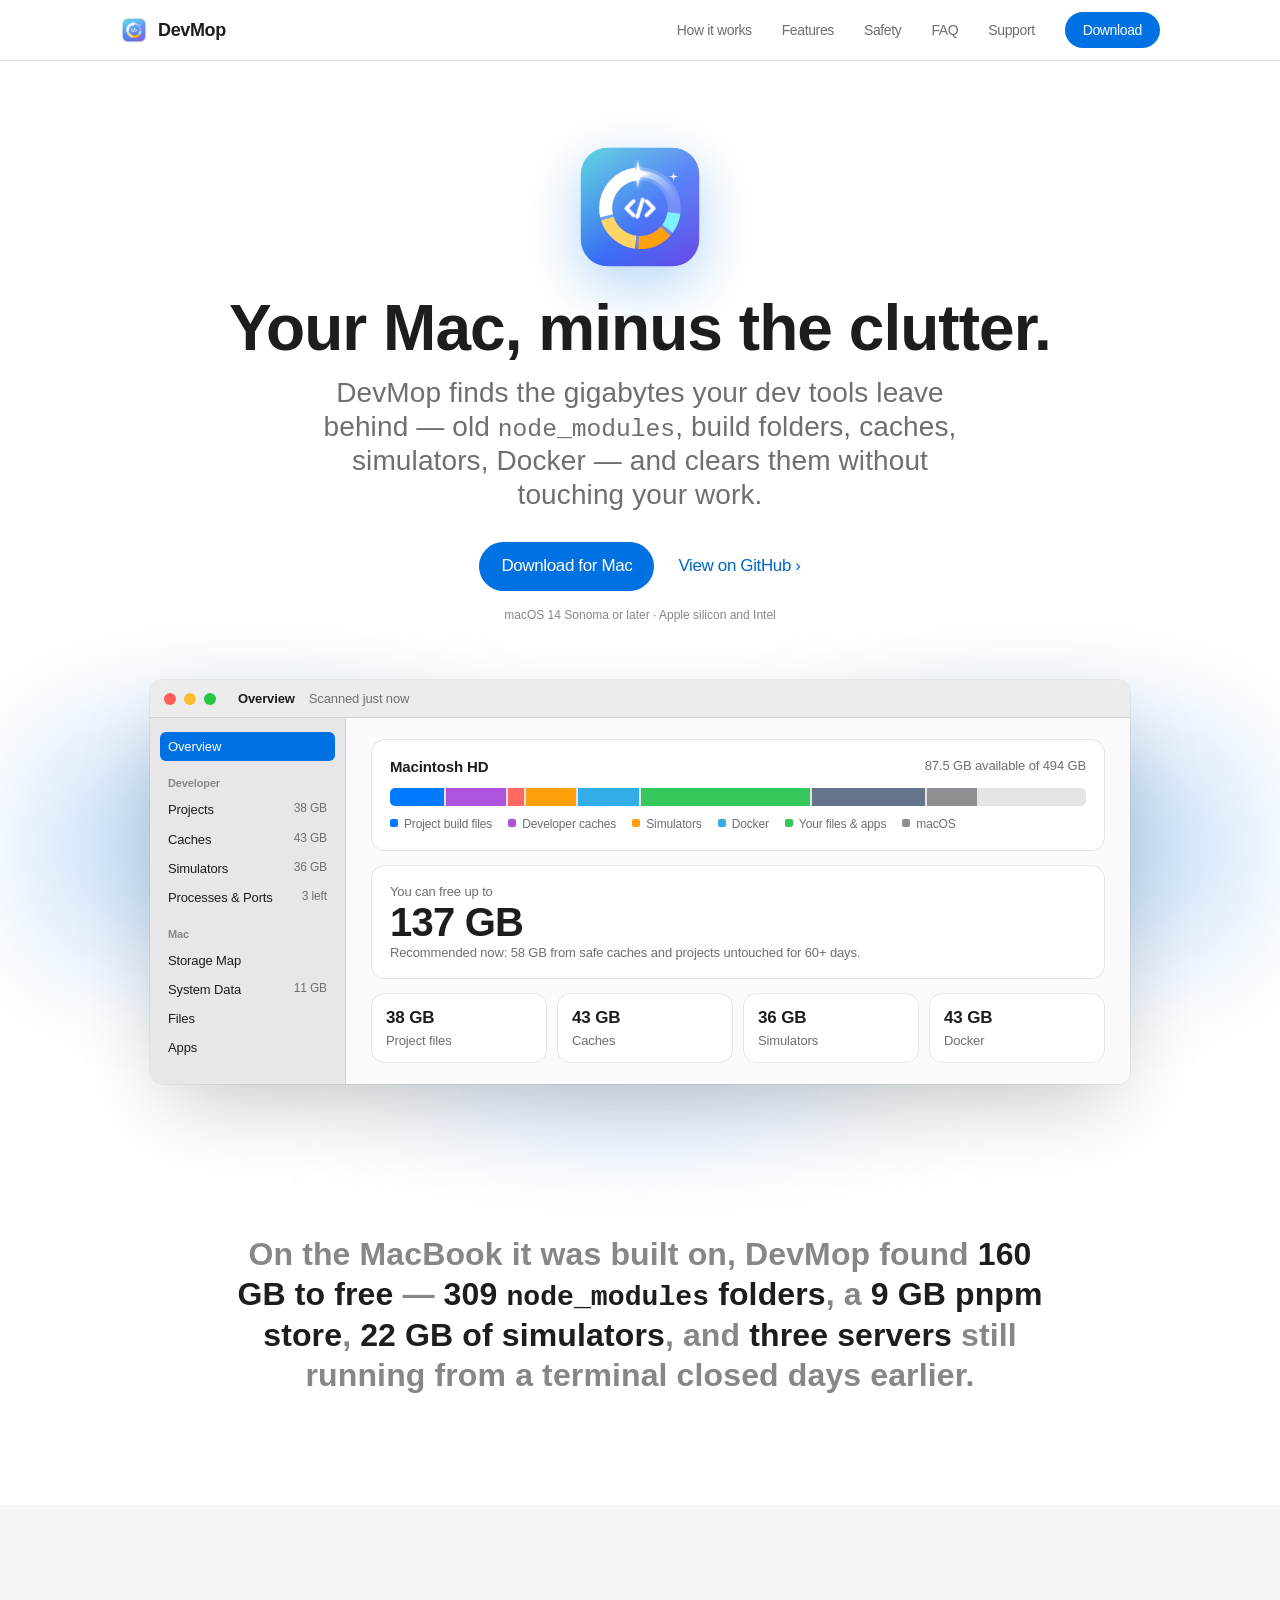
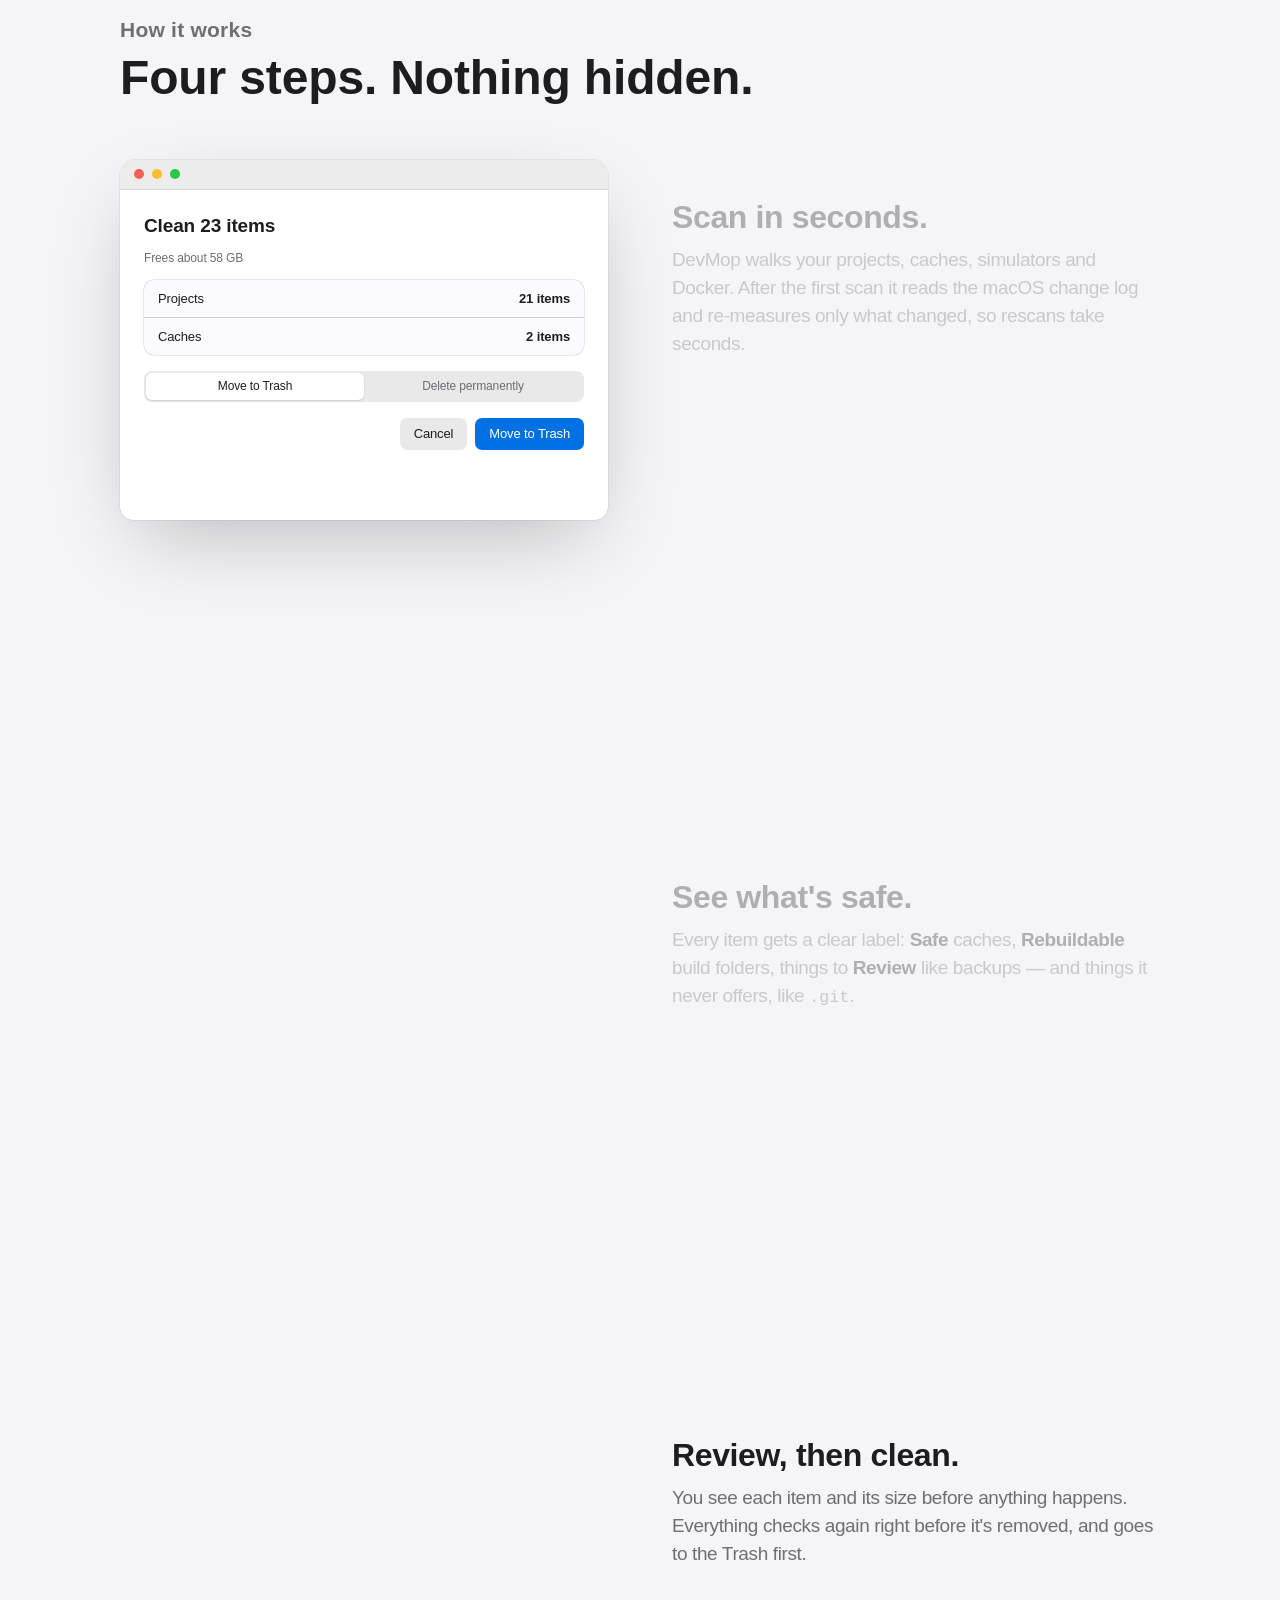
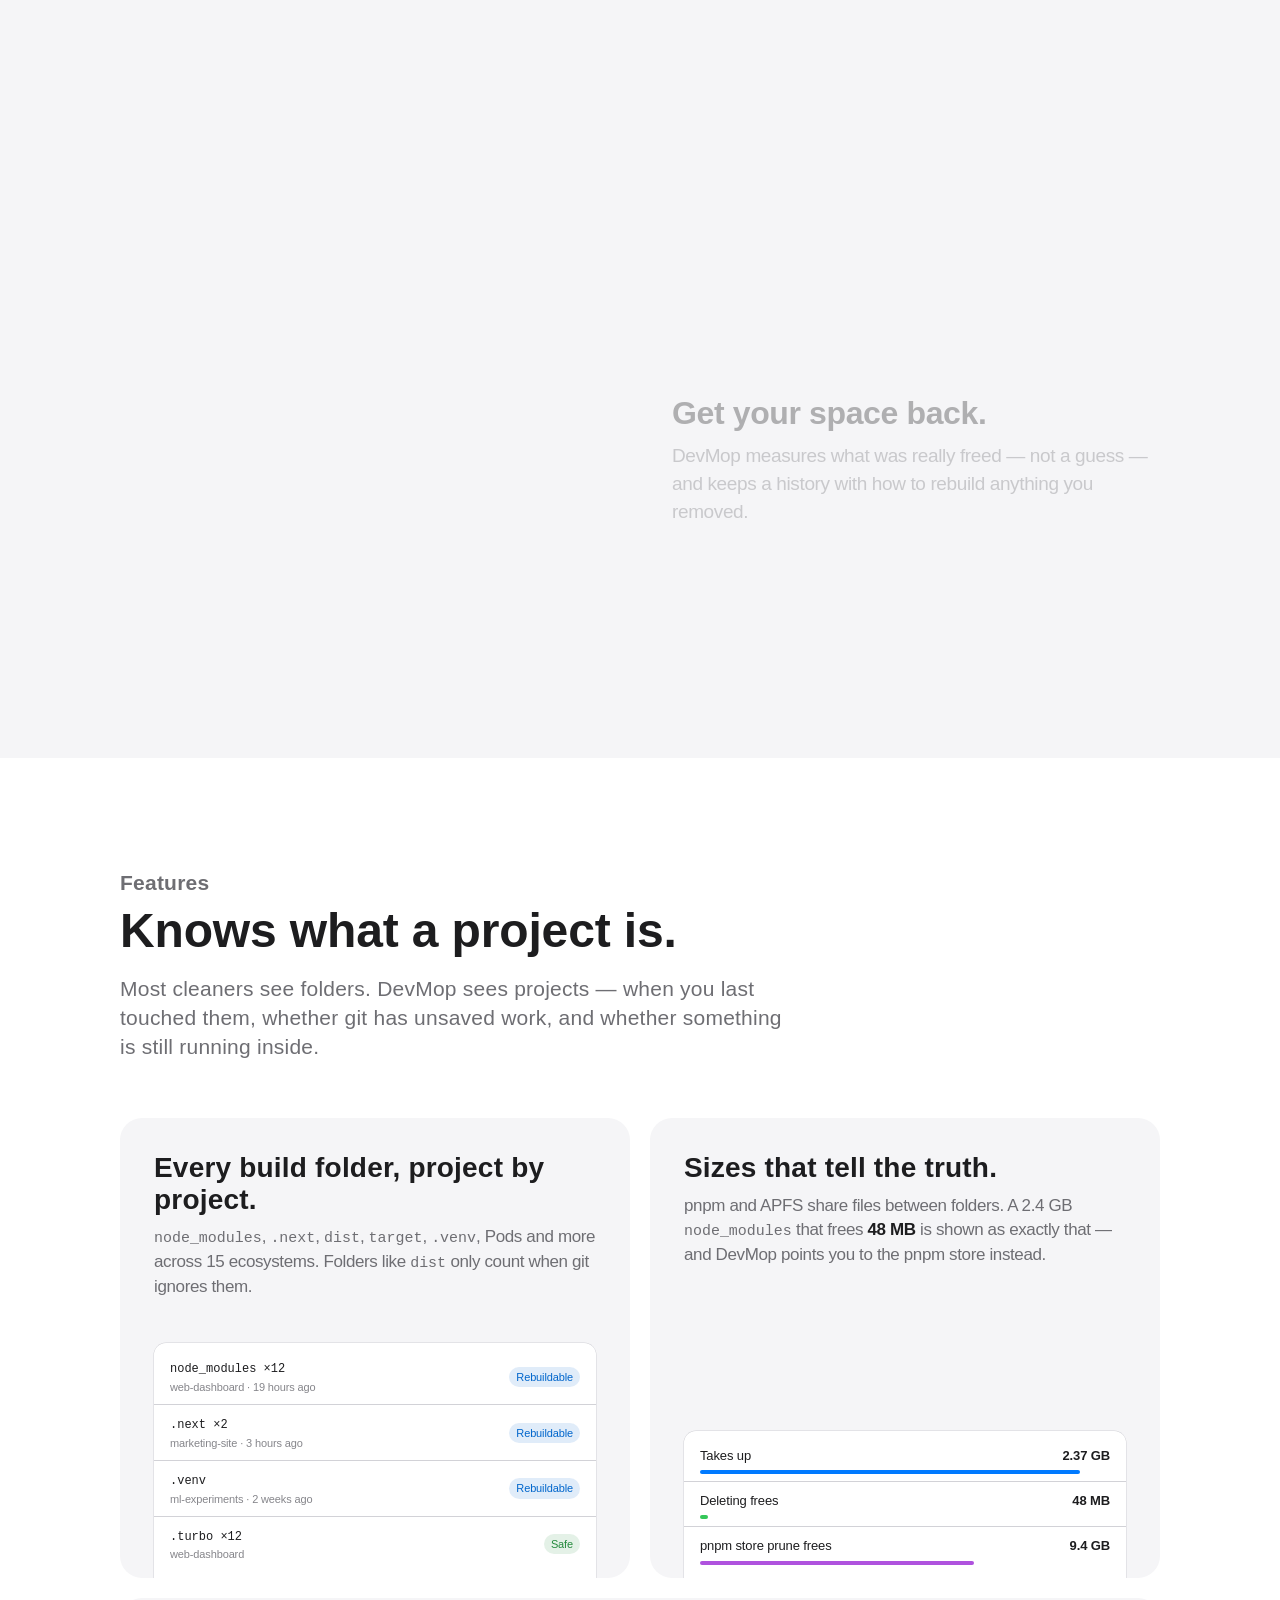
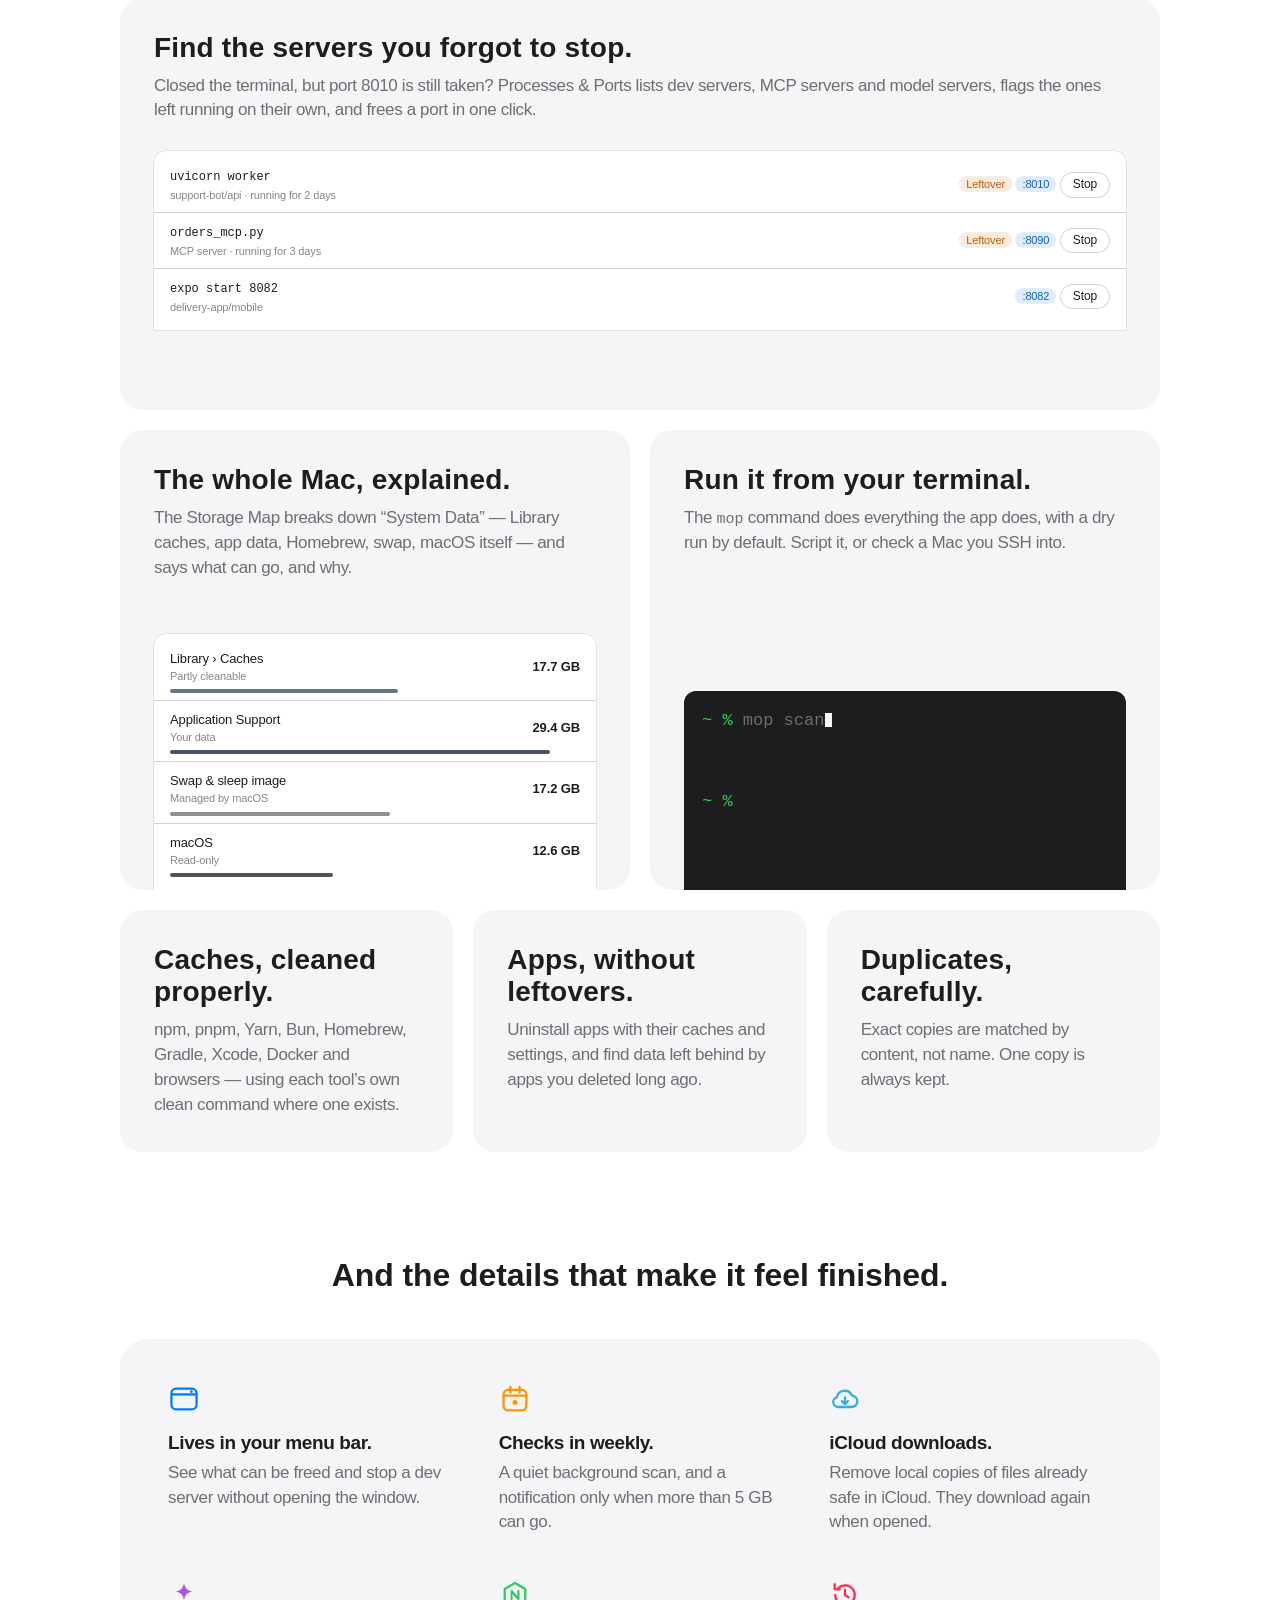
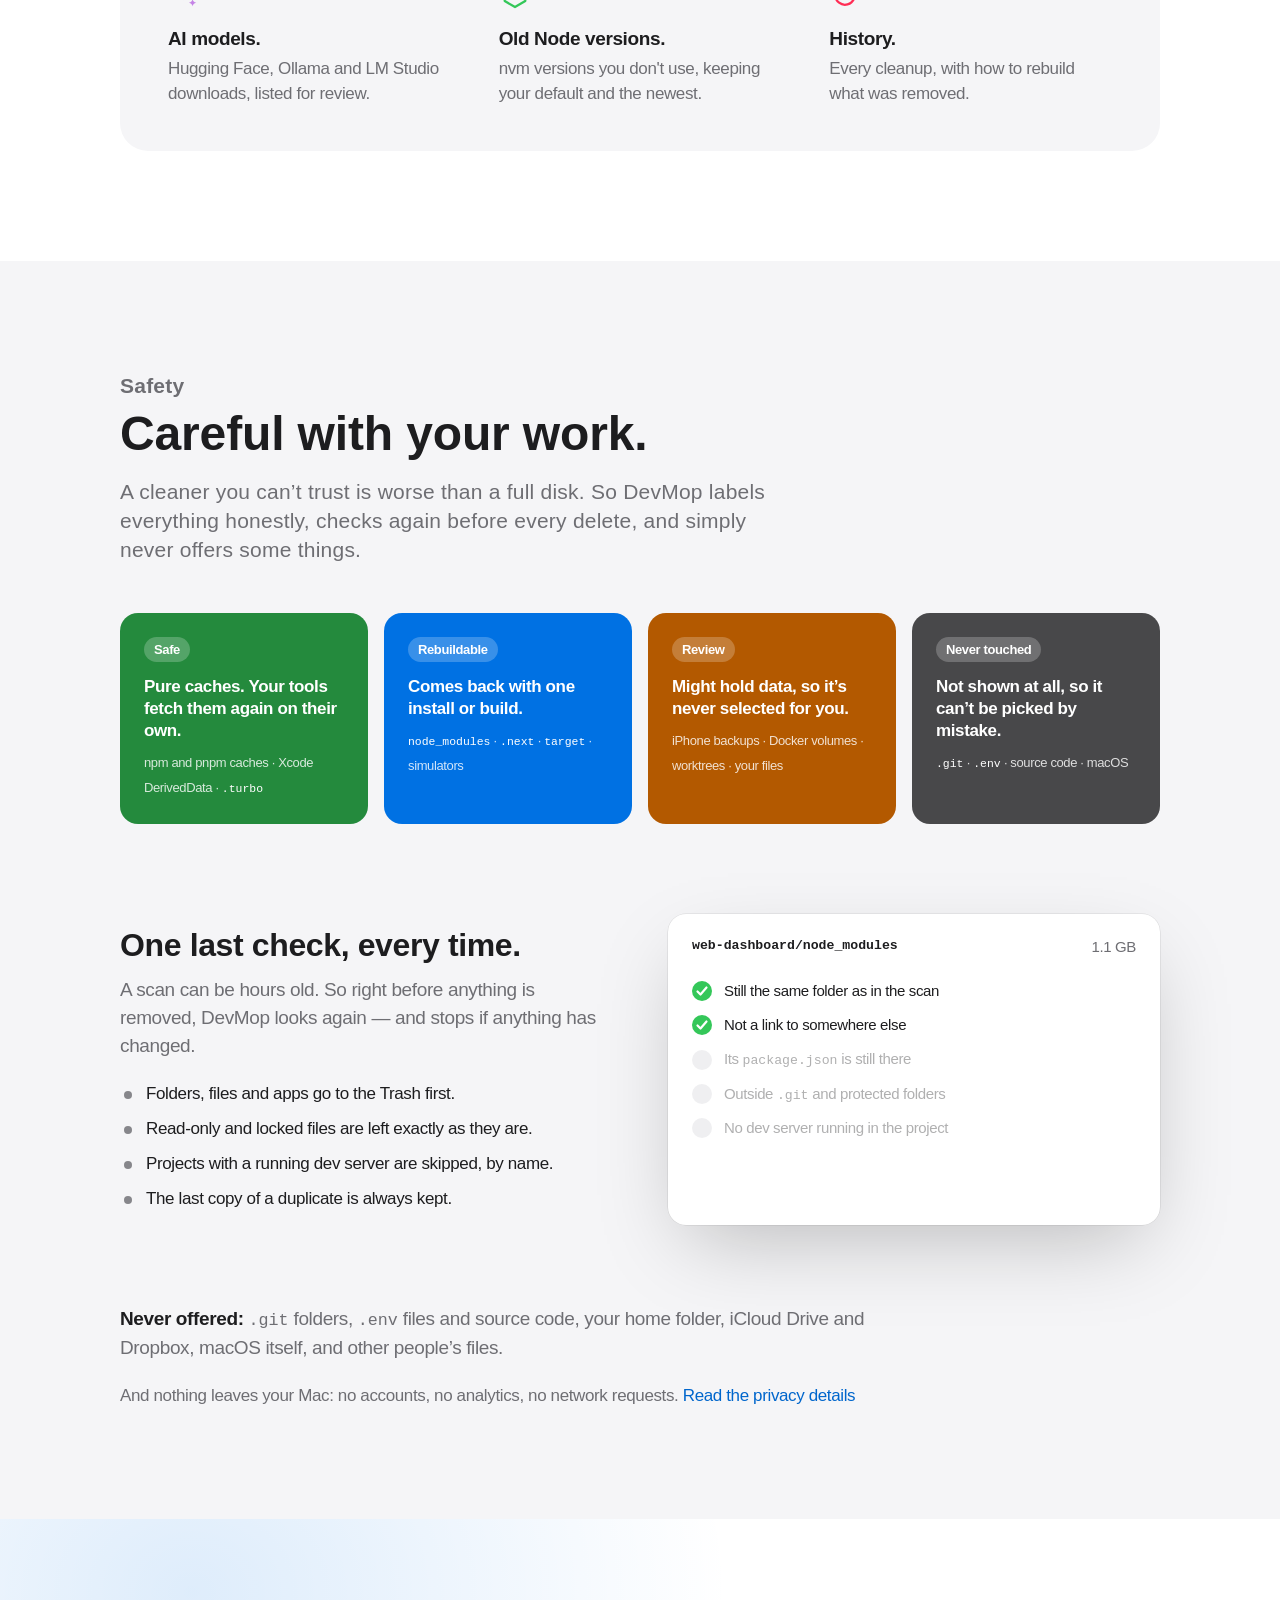
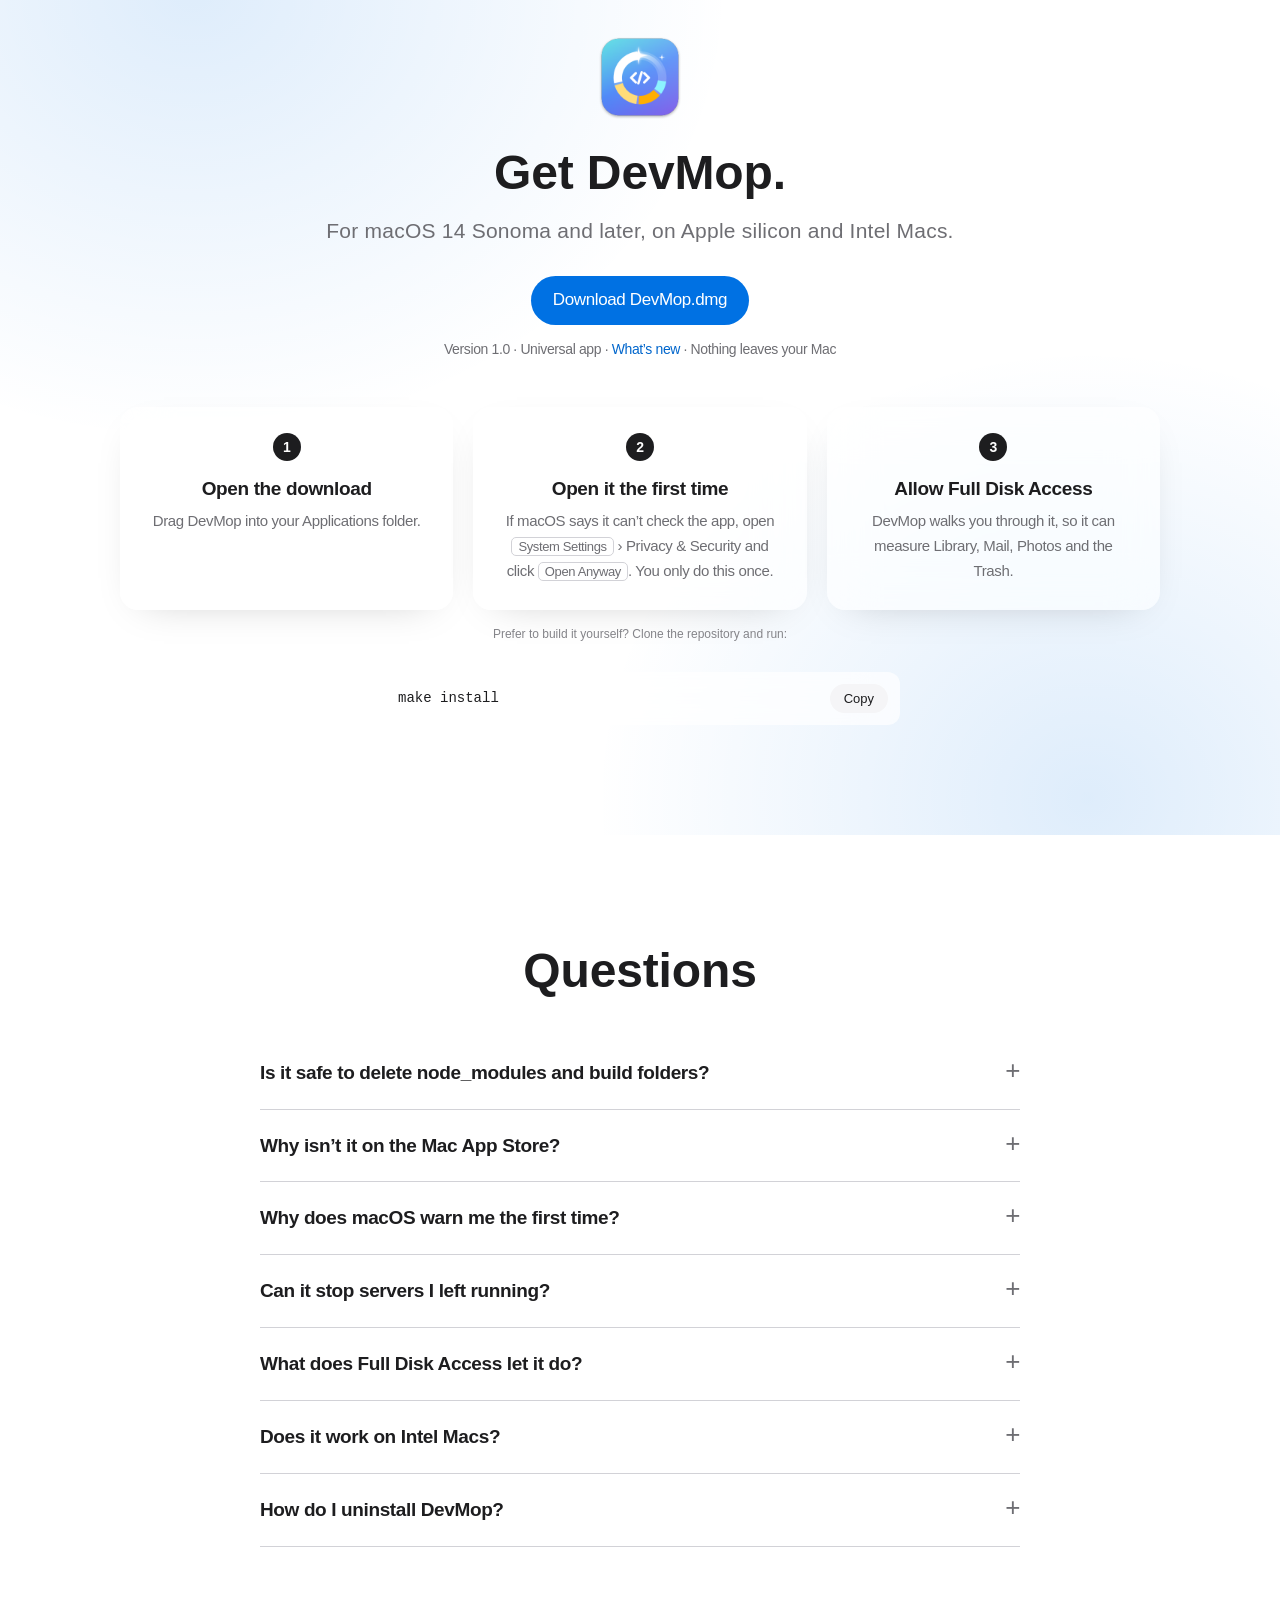
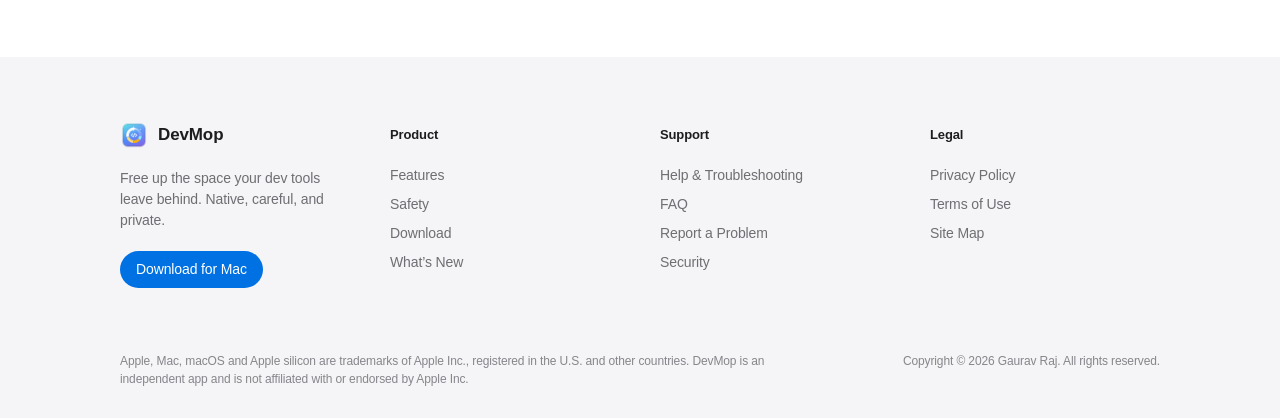
<file: docs/index.html>
<!doctype html>
<html lang="en">
<head>
  <meta charset="utf-8">
  <meta name="viewport" content="width=device-width, initial-scale=1.0">
  <meta name="color-scheme" content="light dark">
  <meta name="theme-color" content="#ffffff" media="(prefers-color-scheme: light)">
  <meta name="theme-color" content="#000000" media="(prefers-color-scheme: dark)">
  <link rel="canonical" href="https://devmop.vercel.app/">
  <title>DevMop — Free up the space your dev tools leave behind</title>
  <meta name="description" content="DevMop is a native Mac app that finds old node_modules, build folders, caches, simulators, Docker data and leftover dev servers, and cleans them safely.">
  <meta property="og:title" content="DevMop for Mac">
  <meta property="og:description" content="Free up the space your dev tools leave behind. Native, private, careful.">
  <meta property="og:image" content="https://devmop.vercel.app/assets/og.png">
  <meta property="og:image:width" content="1200">
  <meta property="og:image:height" content="630">
  <meta property="og:url" content="https://devmop.vercel.app/">
  <meta property="og:type" content="website">
  <meta name="twitter:card" content="summary_large_image">
  <link rel="icon" href="assets/favicon-64.png" type="image/png">
  <link rel="apple-touch-icon" href="assets/icon-256.png">
  <link rel="stylesheet" href="styles.css">
  <script src="main.js" defer></script>
</head>
<body>
  <a class="skip" href="#features">Skip to features</a>

  <nav class="nav" aria-label="Main">
    <div class="wrap" data-spy>
      <a class="brand" href="#top"><img src="assets/favicon-64.png" alt="" width="22" height="22">DevMop</a>
      <span class="links"><a href="#how">How it works</a></span>
      <span class="links"><a href="#features">Features</a></span>
      <span class="links"><a href="#safety">Safety</a></span>
      <span class="links"><a href="#faq">FAQ</a></span>
      <span class="links"><a href="support.html">Support</a></span>
      <a class="pill" href="#download">Download</a>
    </div>
  </nav>

  <main id="top">
    <header class="hero">
      <div class="wrap">
        <div class="hero-logo"><svg class="logo" viewBox="0 0 100 100" role="img" aria-label="DevMop"><defs><linearGradient id="lg-bg" x1="0" y1="0" x2="1" y2="1"><stop offset="0" stop-color="#34c7d9"/><stop offset=".55" stop-color="#386bf5"/><stop offset="1" stop-color="#6b48e6"/></linearGradient><linearGradient id="lg-hl" x1="0" y1="0" x2="0" y2="1"><stop offset="0" stop-color="#fff" stop-opacity=".22"/><stop offset="1" stop-color="#fff" stop-opacity="0"/></linearGradient><filter id="lg-glow" x="-50%" y="-50%" width="200%" height="200%"><feGaussianBlur stdDeviation="1.6"/></filter></defs><rect x="10" y="10" width="80" height="80" rx="18" fill="url(#lg-bg)"/><rect x="10" y="10" width="80" height="80" rx="18" fill="url(#lg-hl)"/><circle cx="50" cy="50.8" r="23.2" fill="none" stroke="#fff" stroke-opacity=".18" stroke-width="8.8"/><circle class="seg seg-1" cx="50" cy="50.8" r="23.2" fill="none" stroke="#ffffff" stroke-width="8.8" pathLength="360" stroke-dasharray="96 360" stroke-dashoffset="-168" style="--len:96"/><circle class="seg seg-2" cx="50" cy="50.8" r="23.2" fill="none" stroke="#ffd666" stroke-width="8.8" pathLength="360" stroke-dasharray="65 360" stroke-dashoffset="-98" style="--len:65"/><circle class="seg seg-3" cx="50" cy="50.8" r="23.2" fill="none" stroke="#ff9f0a" stroke-width="8.8" pathLength="360" stroke-dasharray="51 360" stroke-dashoffset="-42" style="--len:51"/><circle class="seg seg-4" cx="50" cy="50.8" r="23.2" fill="none" stroke="#7df1ff" stroke-width="8.8" pathLength="360" stroke-dasharray="29 360" stroke-dashoffset="-8" style="--len:29"/><g class="trail"><circle cx="50" cy="50.8" r="23.2" fill="none" stroke="#fff" stroke-opacity="0.650" stroke-width="4.4" pathLength="360" stroke-dasharray="2.6 360" stroke-dashoffset="-268"/><circle cx="50" cy="50.8" r="23.2" fill="none" stroke="#fff" stroke-opacity="0.627" stroke-width="4.4" pathLength="360" stroke-dasharray="2.6 360" stroke-dashoffset="-270"/><circle cx="50" cy="50.8" r="23.2" fill="none" stroke="#fff" stroke-opacity="0.604" stroke-width="4.4" pathLength="360" stroke-dasharray="2.6 360" stroke-dashoffset="-272"/><circle cx="50" cy="50.8" r="23.2" fill="none" stroke="#fff" stroke-opacity="0.582" stroke-width="4.4" pathLength="360" stroke-dasharray="2.6 360" stroke-dashoffset="-274"/><circle cx="50" cy="50.8" r="23.2" fill="none" stroke="#fff" stroke-opacity="0.560" stroke-width="4.4" pathLength="360" stroke-dasharray="2.6 360" stroke-dashoffset="-276"/><circle cx="50" cy="50.8" r="23.2" fill="none" stroke="#fff" stroke-opacity="0.538" stroke-width="4.4" pathLength="360" stroke-dasharray="2.6 360" stroke-dashoffset="-278"/><circle cx="50" cy="50.8" r="23.2" fill="none" stroke="#fff" stroke-opacity="0.517" stroke-width="4.4" pathLength="360" stroke-dasharray="2.6 360" stroke-dashoffset="-280"/><circle cx="50" cy="50.8" r="23.2" fill="none" stroke="#fff" stroke-opacity="0.496" stroke-width="4.4" pathLength="360" stroke-dasharray="2.6 360" stroke-dashoffset="-282"/><circle cx="50" cy="50.8" r="23.2" fill="none" stroke="#fff" stroke-opacity="0.475" stroke-width="4.4" pathLength="360" stroke-dasharray="2.6 360" stroke-dashoffset="-284"/><circle cx="50" cy="50.8" r="23.2" fill="none" stroke="#fff" stroke-opacity="0.455" stroke-width="4.4" pathLength="360" stroke-dasharray="2.6 360" stroke-dashoffset="-286"/><circle cx="50" cy="50.8" r="23.2" fill="none" stroke="#fff" stroke-opacity="0.435" stroke-width="4.4" pathLength="360" stroke-dasharray="2.6 360" stroke-dashoffset="-288"/><circle cx="50" cy="50.8" r="23.2" fill="none" stroke="#fff" stroke-opacity="0.415" stroke-width="4.4" pathLength="360" stroke-dasharray="2.6 360" stroke-dashoffset="-290"/><circle cx="50" cy="50.8" r="23.2" fill="none" stroke="#fff" stroke-opacity="0.396" stroke-width="4.4" pathLength="360" stroke-dasharray="2.6 360" stroke-dashoffset="-292"/><circle cx="50" cy="50.8" r="23.2" fill="none" stroke="#fff" stroke-opacity="0.377" stroke-width="4.4" pathLength="360" stroke-dasharray="2.6 360" stroke-dashoffset="-294"/><circle cx="50" cy="50.8" r="23.2" fill="none" stroke="#fff" stroke-opacity="0.358" stroke-width="4.4" pathLength="360" stroke-dasharray="2.6 360" stroke-dashoffset="-296"/><circle cx="50" cy="50.8" r="23.2" fill="none" stroke="#fff" stroke-opacity="0.340" stroke-width="4.4" pathLength="360" stroke-dasharray="2.6 360" stroke-dashoffset="-298"/><circle cx="50" cy="50.8" r="23.2" fill="none" stroke="#fff" stroke-opacity="0.322" stroke-width="4.4" pathLength="360" stroke-dasharray="2.6 360" stroke-dashoffset="-300"/><circle cx="50" cy="50.8" r="23.2" fill="none" stroke="#fff" stroke-opacity="0.304" stroke-width="4.4" pathLength="360" stroke-dasharray="2.6 360" stroke-dashoffset="-302"/><circle cx="50" cy="50.8" r="23.2" fill="none" stroke="#fff" stroke-opacity="0.287" stroke-width="4.4" pathLength="360" stroke-dasharray="2.6 360" stroke-dashoffset="-304"/><circle cx="50" cy="50.8" r="23.2" fill="none" stroke="#fff" stroke-opacity="0.270" stroke-width="4.4" pathLength="360" stroke-dasharray="2.6 360" stroke-dashoffset="-306"/><circle cx="50" cy="50.8" r="23.2" fill="none" stroke="#fff" stroke-opacity="0.254" stroke-width="4.4" pathLength="360" stroke-dasharray="2.6 360" stroke-dashoffset="-308"/><circle cx="50" cy="50.8" r="23.2" fill="none" stroke="#fff" stroke-opacity="0.238" stroke-width="4.4" pathLength="360" stroke-dasharray="2.6 360" stroke-dashoffset="-310"/><circle cx="50" cy="50.8" r="23.2" fill="none" stroke="#fff" stroke-opacity="0.222" stroke-width="4.4" pathLength="360" stroke-dasharray="2.6 360" stroke-dashoffset="-312"/><circle cx="50" cy="50.8" r="23.2" fill="none" stroke="#fff" stroke-opacity="0.207" stroke-width="4.4" pathLength="360" stroke-dasharray="2.6 360" stroke-dashoffset="-314"/><circle cx="50" cy="50.8" r="23.2" fill="none" stroke="#fff" stroke-opacity="0.192" stroke-width="4.4" pathLength="360" stroke-dasharray="2.6 360" stroke-dashoffset="-316"/><circle cx="50" cy="50.8" r="23.2" fill="none" stroke="#fff" stroke-opacity="0.178" stroke-width="4.4" pathLength="360" stroke-dasharray="2.6 360" stroke-dashoffset="-318"/><circle cx="50" cy="50.8" r="23.2" fill="none" stroke="#fff" stroke-opacity="0.164" stroke-width="4.4" pathLength="360" stroke-dasharray="2.6 360" stroke-dashoffset="-320"/><circle cx="50" cy="50.8" r="23.2" fill="none" stroke="#fff" stroke-opacity="0.150" stroke-width="4.4" pathLength="360" stroke-dasharray="2.6 360" stroke-dashoffset="-322"/><circle cx="50" cy="50.8" r="23.2" fill="none" stroke="#fff" stroke-opacity="0.137" stroke-width="4.4" pathLength="360" stroke-dasharray="2.6 360" stroke-dashoffset="-324"/><circle cx="50" cy="50.8" r="23.2" fill="none" stroke="#fff" stroke-opacity="0.124" stroke-width="4.4" pathLength="360" stroke-dasharray="2.6 360" stroke-dashoffset="-326"/><circle cx="50" cy="50.8" r="23.2" fill="none" stroke="#fff" stroke-opacity="0.112" stroke-width="4.4" pathLength="360" stroke-dasharray="2.6 360" stroke-dashoffset="-328"/><circle cx="50" cy="50.8" r="23.2" fill="none" stroke="#fff" stroke-opacity="0.100" stroke-width="4.4" pathLength="360" stroke-dasharray="2.6 360" stroke-dashoffset="-330"/><circle cx="50" cy="50.8" r="23.2" fill="none" stroke="#fff" stroke-opacity="0.089" stroke-width="4.4" pathLength="360" stroke-dasharray="2.6 360" stroke-dashoffset="-332"/><circle cx="50" cy="50.8" r="23.2" fill="none" stroke="#fff" stroke-opacity="0.078" stroke-width="4.4" pathLength="360" stroke-dasharray="2.6 360" stroke-dashoffset="-334"/><circle cx="50" cy="50.8" r="23.2" fill="none" stroke="#fff" stroke-opacity="0.068" stroke-width="4.4" pathLength="360" stroke-dasharray="2.6 360" stroke-dashoffset="-336"/><circle cx="50" cy="50.8" r="23.2" fill="none" stroke="#fff" stroke-opacity="0.059" stroke-width="4.4" pathLength="360" stroke-dasharray="2.6 360" stroke-dashoffset="-338"/><circle cx="50" cy="50.8" r="23.2" fill="none" stroke="#fff" stroke-opacity="0.049" stroke-width="4.4" pathLength="360" stroke-dasharray="2.6 360" stroke-dashoffset="-340"/><circle cx="50" cy="50.8" r="23.2" fill="none" stroke="#fff" stroke-opacity="0.041" stroke-width="4.4" pathLength="360" stroke-dasharray="2.6 360" stroke-dashoffset="-342"/><circle cx="50" cy="50.8" r="23.2" fill="none" stroke="#fff" stroke-opacity="0.033" stroke-width="4.4" pathLength="360" stroke-dasharray="2.6 360" stroke-dashoffset="-344"/><circle cx="50" cy="50.8" r="23.2" fill="none" stroke="#fff" stroke-opacity="0.026" stroke-width="4.4" pathLength="360" stroke-dasharray="2.6 360" stroke-dashoffset="-346"/><circle cx="50" cy="50.8" r="23.2" fill="none" stroke="#fff" stroke-opacity="0.019" stroke-width="4.4" pathLength="360" stroke-dasharray="2.6 360" stroke-dashoffset="-348"/><circle cx="50" cy="50.8" r="23.2" fill="none" stroke="#fff" stroke-opacity="0.014" stroke-width="4.4" pathLength="360" stroke-dasharray="2.6 360" stroke-dashoffset="-350"/><circle cx="50" cy="50.8" r="23.2" fill="none" stroke="#fff" stroke-opacity="0.009" stroke-width="4.4" pathLength="360" stroke-dasharray="2.6 360" stroke-dashoffset="-352"/><circle cx="50" cy="50.8" r="23.2" fill="none" stroke="#fff" stroke-opacity="0.004" stroke-width="4.4" pathLength="360" stroke-dasharray="2.6 360" stroke-dashoffset="-354"/><circle cx="50" cy="50.8" r="23.2" fill="none" stroke="#fff" stroke-opacity="0.001" stroke-width="4.4" pathLength="360" stroke-dasharray="2.6 360" stroke-dashoffset="-356"/></g><path class="brackets" d="M45.60 46.00L40.80 50.80L45.60 55.60M54.40 46.00L59.20 50.80L54.40 55.60M51.76 45.04L48.24 56.56" fill="none" stroke="#fff" stroke-width="2.56" stroke-linecap="round" stroke-linejoin="round"/><g class="spark spark-main" style="transform-origin:48.54px 27.65px"><path d="M48.54 18.05C47.46 26.56 47.46 26.56 38.94 27.65C47.46 28.73 47.46 28.73 48.54 37.25C49.63 28.73 49.63 28.73 58.14 27.65C49.63 26.56 49.63 26.56 48.54 18.05Z" fill="#fff" filter="url(#lg-glow)" opacity=".9"/><path d="M48.54 18.05C47.46 26.56 47.46 26.56 38.94 27.65C47.46 28.73 47.46 28.73 48.54 37.25C49.63 28.73 49.63 28.73 58.14 27.65C49.63 26.56 49.63 26.56 48.54 18.05Z" fill="#fff"/></g><path class="spark spark-small" style="transform-origin:72.74px 29.46px" d="M72.74 25.86C72.33 29.05 72.33 29.05 69.14 29.46C72.33 29.86 72.33 29.86 72.74 33.06C73.14 29.86 73.14 29.86 76.34 29.46C73.14 29.05 73.14 29.05 72.74 25.86Z" fill="#fff" opacity=".9"/></svg></div>
        <h1 class="headline enter" style="--delay: 0.15s">Your Mac, minus the clutter.</h1>
        <p class="subhead enter" style="--delay: 0.3s">DevMop finds the gigabytes your dev tools leave behind — old <code>node_modules</code>, build folders, caches, simulators, Docker — and clears them without touching your work.</p>
        <div class="actions enter" style="--delay: 0.45s">
          <a class="pill" href="#download" data-goatcounter-click="download-hero">Download for Mac</a>
          <a class="chevron" href="https://github.com/Gaurav-r-a-j/devmop">View on GitHub</a>
        </div>
        <p class="fineprint enter" style="--delay: 0.55s">macOS 14 Sonoma or later · Apple silicon and Intel</p>

        <div class="hero-stage enter" style="--delay: 0.7s">
        <scan-window class="window" role="img" aria-label="The DevMop window finishing a scan: 160 GB can be freed, split into project files, caches, simulators and Docker.">
          <div class="window-bar"><span></span><span></span><span></span><b>Overview</b><em class="status" data-busy="Measuring 386 folders…">Scanned just now</em></div>
          <div class="scan-line"></div>
          <div class="window-body">
            <div class="window-side">
              <div class="on">Overview</div>
              <h4>Developer</h4>
              <div>Projects <small>38 GB</small></div>
              <div>Caches <small>43 GB</small></div>
              <div>Simulators <small>36 GB</small></div>
              <div>Processes &amp; Ports <small>3 left</small></div>
              <h4>Mac</h4>
              <div>Storage Map</div>
              <div>System Data <small>11 GB</small></div>
              <div>Files</div>
              <div>Apps</div>
            </div>
            <div class="window-main">
              <div class="card step-in" style="--i: 0">
                <h5>Macintosh HD <small>87.5 GB available of 494 GB</small></h5>
                <storage-bar>
                  <span style="--share:7.69%;background:var(--seg-projects)"></span><span style="--share:8.70%;background:var(--seg-caches)"></span><span style="--share:2.23%;background:var(--seg-system)"></span><span style="--share:7.29%;background:var(--seg-sims)"></span><span style="--share:8.70%;background:var(--seg-docker)"></span><span style="--share:24.29%;background:var(--seg-data)"></span><span style="--share:16.19%;background:var(--seg-library)"></span><span style="--share:7.29%;background:var(--seg-macos)"></span>
                </storage-bar>
                <div class="legend">
                  <span><i class="dot" style="background:var(--seg-projects)"></i>Project build files</span>
                  <span><i class="dot" style="background:var(--seg-caches)"></i>Developer caches</span>
                  <span><i class="dot" style="background:var(--seg-sims)"></i>Simulators</span>
                  <span><i class="dot" style="background:var(--seg-docker)"></i>Docker</span>
                  <span><i class="dot" style="background:var(--seg-data)"></i>Your files &amp; apps</span>
                  <span><i class="dot" style="background:var(--seg-macos)"></i>macOS</span>
                </div>
              </div>
              <div class="card step-in" style="--i: 1">
                <span class="muted">You can free up to</span>
                <div class="big-number"><count-up data-to="160">160</count-up> GB</div>
                <span class="muted">Recommended now: 58 GB from safe caches and projects untouched for 60+ days.</span>
              </div>
              <div class="mini-grid">
                <div class="card step-in" style="--i: 2"><b>38 GB</b><span class="muted">Project files</span></div>
                <div class="card step-in" style="--i: 3"><b>43 GB</b><span class="muted">Caches</span></div>
                <div class="card step-in" style="--i: 4"><b>36 GB</b><span class="muted">Simulators</span></div>
                <div class="card step-in" style="--i: 5"><b>43 GB</b><span class="muted">Docker</span></div>
              </div>
            </div>
          </div>
        </scan-window>
        </div>
      </div>
    </header>

    <section>
      <div class="wrap">
        <p class="proof reveal">On the MacBook it was built on, DevMop found <span>160 GB to free</span> — <span>309 <code>node_modules</code> folders</span>, a <span>9 GB pnpm store</span>, <span>22 GB of simulators</span>, and <span>three servers</span> still running from a terminal closed days earlier.</p>
      </div>
    </section>

    <section class="alt story" id="how">
      <div class="wrap">
        <p class="eyebrow">How it works</p>
        <h2 class="section-title">Four steps. Nothing hidden.</h2>

        <story-steps class="story-grid">
          <div class="story-device" aria-hidden="true">
            <div class="device">
              <div class="window-bar small"><span></span><span></span><span></span></div>
              <div class="screens">
                <div class="screen" data-screen="1">
                  <div class="screen-title">Scanning your Mac</div>
                  <div class="progress"><i></i></div>
                  <p class="muted tiny">Measuring 214 of 386 folders…</p>
                  <ul class="found">
                    <li><code>node_modules</code><b>2.37 GB</b></li>
                    <li><code>.next</code><b>1.82 GB</b></li>
                    <li>pnpm store<b>9.4 GB</b></li>
                    <li>iPhone 16 Pro simulator<b>4.3 GB</b></li>
                  </ul>
                </div>
                <div class="screen" data-screen="2">
                  <div class="screen-title">What's safe to remove</div>
                  <ul class="found">
                    <li>npm cache<span class="tag green">Safe</span></li>
                    <li>Xcode DerivedData<span class="tag green">Safe</span></li>
                    <li><code>node_modules</code> · 6 months old<span class="tag blue">Rebuildable</span></li>
                    <li>iPhone backup<span class="tag orange">Review</span></li>
                    <li><code>.git</code><span class="tag gray">Never</span></li>
                  </ul>
                </div>
                <div class="screen" data-screen="3">
                  <div class="screen-title">Clean 23 items</div>
                  <p class="muted tiny">Frees about 58 GB</p>
                  <ul class="found">
                    <li>Projects<b>21 items</b></li>
                    <li>Caches<b>2 items</b></li>
                  </ul>
                  <div class="segmented"><span class="on">Move to Trash</span><span>Delete permanently</span></div>
                  <div class="sheet-buttons"><span class="ghost">Cancel</span><span class="primary">Move to Trash</span></div>
                </div>
                <div class="screen" data-screen="4">
                  <div class="check-mark"></div>
                  <div class="screen-title center">Freed 58 GB</div>
                  <p class="muted tiny center">Your disk has 146 GB available.</p>
                  <div class="shrink-bar"><i></i></div>
                </div>
              </div>
            </div>
          </div>

          <ol class="story-text">
            <li data-step="1">
              <h3>Scan in seconds.</h3>
              <p>DevMop walks your projects, caches, simulators and Docker. After the first scan it reads the macOS change log and re-measures only what changed, so rescans take seconds.</p>
            </li>
            <li data-step="2">
              <h3>See what's safe.</h3>
              <p>Every item gets a clear label: <strong>Safe</strong> caches, <strong>Rebuildable</strong> build folders, things to <strong>Review</strong> like backups — and things it never offers, like <code>.git</code>.</p>
            </li>
            <li data-step="3">
              <h3>Review, then clean.</h3>
              <p>You see each item and its size before anything happens. Everything checks again right before it's removed, and goes to the Trash first.</p>
            </li>
            <li data-step="4">
              <h3>Get your space back.</h3>
              <p>DevMop measures what was really freed — not a guess — and keeps a history with how to rebuild anything you removed.</p>
            </li>
          </ol>
        </story-steps>
      </div>
    </section>

    <section id="features">
      <div class="wrap">
        <p class="eyebrow">Features</p>
        <h2 class="section-title">Knows what a project is.</h2>
        <p class="lede">Most cleaners see folders. DevMop sees projects — when you last touched them, whether git has unsaved work, and whether something is still running inside.</p>

        <div class="tiles">
          <article class="tile reveal">
            <h3>Every build folder, project by project.</h3>
            <p><code>node_modules</code>, <code>.next</code>, <code>dist</code>, <code>target</code>, <code>.venv</code>, Pods and more across 15 ecosystems. Folders like <code>dist</code> only count when git ignores them.</p>
            <div class="demo" aria-hidden="true">
              <div class="rows cascade">
                <div><span><code>node_modules ×12</code><small>web-dashboard · 19 hours ago</small></span><span class="tag blue">Rebuildable</span></div>
                <div><span><code>.next ×2</code><small>marketing-site · 3 hours ago</small></span><span class="tag blue">Rebuildable</span></div>
                <div><span><code>.venv</code><small>ml-experiments · 2 weeks ago</small></span><span class="tag blue">Rebuildable</span></div>
                <div><span><code>.turbo ×12</code><small>web-dashboard</small></span><span class="tag green">Safe</span></div>
              </div>
            </div>
          </article>

          <article class="tile reveal">
            <h3>Sizes that tell the truth.</h3>
            <p>pnpm and APFS share files between folders. A 2.4 GB <code>node_modules</code> that frees <strong>48 MB</strong> is shown as exactly that — and DevMop points you to the pnpm store instead.</p>
            <div class="demo" aria-hidden="true">
              <div class="rows compare">
                <div><span>Takes up</span><b>2.37 GB</b><i style="--to: 100%"></i></div>
                <div><span>Deleting frees</span><b>48 MB</b><i style="--to: 2%"></i></div>
                <div><span>pnpm store prune frees</span><b>9.4 GB</b><i style="--to: 72%"></i></div>
              </div>
            </div>
          </article>

          <article class="tile wide reveal">
            <h3>Find the servers you forgot to stop.</h3>
            <p>Closed the terminal, but port 8010 is still taken? Processes &amp; Ports lists dev servers, MCP servers and model servers, flags the ones left running on their own, and frees a port in one click.</p>
            <div class="demo" aria-hidden="true">
              <process-demo class="rows procs">
                <div class="proc victim"><span><code>uvicorn worker</code><small>support-bot/api · running for 2 days</small></span><span><span class="tag orange">Leftover</span> <span class="tag blue">:8010</span> <span class="stop">Stop</span></span></div>
                <div class="proc"><span><code>orders_mcp.py</code><small>MCP server · running for 3 days</small></span><span><span class="tag orange">Leftover</span> <span class="tag blue">:8090</span> <span class="stop">Stop</span></span></div>
                <div class="proc"><span><code>expo start 8082</code><small>delivery-app/mobile</small></span><span><span class="tag blue">:8082</span> <span class="stop">Stop</span></span></div>
                <p class="toast">Port 8010 is free</p>
              </process-demo>
            </div>
          </article>

          <article class="tile reveal">
            <h3>The whole Mac, explained.</h3>
            <p>The Storage Map breaks down “System Data” — Library caches, app data, Homebrew, swap, macOS itself — and says what can go, and why.</p>
            <div class="demo" aria-hidden="true">
              <div class="rows map">
                <div><span>Library › Caches<small>Partly cleanable</small></span><b>17.7 GB</b><i style="--to: 60%; background: var(--seg-library)"></i></div>
                <div><span>Application Support<small>Your data</small></span><b>29.4 GB</b><i style="--to: 100%; background: #475569"></i></div>
                <div><span>Swap &amp; sleep image<small>Managed by macOS</small></span><b>17.2 GB</b><i style="--to: 58%; background: var(--seg-macos)"></i></div>
                <div><span>macOS<small>Read-only</small></span><b>12.6 GB</b><i style="--to: 43%; background: #57534e"></i></div>
              </div>
            </div>
          </article>

          <article class="tile reveal">
            <h3>Run it from your terminal.</h3>
            <p>The <code>mop</code> command does everything the app does, with a dry run by default. Script it, or check a Mac you SSH into.</p>
            <div class="demo" aria-hidden="true">
              <type-terminal class="terminal">
                <p class="cmd" data-type="mop scan"><span class="prompt">~ %</span> <span class="typed">mop scan</span></p>
                <p class="out">Reclaimable  160 GB  (projects 38 GB, caches 43 GB…)</p>
                <p class="out">Scanned in 9.5s — measured 6 changed folders</p>
                <p class="cmd" data-type="mop ps"><span class="prompt">~ %</span> <span class="typed">mop ps</span></p>
                <p class="out">28430  uvicorn worker   :8010 · leftover</p>
                <p class="out">49981  tsx watch        leftover</p>
              </type-terminal>
            </div>
          </article>

          <article class="tile third reveal">
            <h3>Caches, cleaned properly.</h3>
            <p>npm, pnpm, Yarn, Bun, Homebrew, Gradle, Xcode, Docker and browsers — using each tool’s own clean command where one exists.</p>
          </article>
          <article class="tile third reveal">
            <h3>Apps, without leftovers.</h3>
            <p>Uninstall apps with their caches and settings, and find data left behind by apps you deleted long ago.</p>
          </article>
          <article class="tile third reveal">
            <h3>Duplicates, carefully.</h3>
            <p>Exact copies are matched by content, not name. One copy is always kept.</p>
          </article>
        </div>

        <h3 class="more-title reveal">And the details that make it feel finished.</h3>
        <ul class="more reveal">
          <li><span class="more-icon" style="color:#007aff"><svg viewBox="0 0 28 28" aria-hidden="true"><rect x="3" y="5" width="22" height="18" rx="4" fill="none" stroke="currentColor" stroke-width="2"/><path d="M3 10h22" stroke="currentColor" stroke-width="2"/><circle cx="20.5" cy="7.6" r="1.2" fill="currentColor"/></svg></span><b>Lives in your menu bar.</b>See what can be freed and stop a dev server without opening the window.</li>
          <li><span class="more-icon" style="color:#ff9500"><svg viewBox="0 0 28 28" aria-hidden="true"><rect x="4" y="6" width="20" height="18" rx="4" fill="none" stroke="currentColor" stroke-width="2"/><path d="M4 11h20M10 3.5v5M18 3.5v5" stroke="currentColor" stroke-width="2" stroke-linecap="round"/><circle cx="14" cy="17" r="2.2" fill="currentColor"/></svg></span><b>Checks in weekly.</b>A quiet background scan, and a notification only when more than 5 GB can go.</li>
          <li><span class="more-icon" style="color:#32ade6"><svg viewBox="0 0 28 28" aria-hidden="true"><path d="M8.5 21h11a5 5 0 0 0 .6-10 7 7 0 0 0-13.3 1.6A4.3 4.3 0 0 0 8.5 21z" fill="none" stroke="currentColor" stroke-width="2" stroke-linejoin="round"/><path d="M14 12.5v6m-2.6-2.6L14 18.5l2.6-2.6" fill="none" stroke="currentColor" stroke-width="2" stroke-linecap="round" stroke-linejoin="round"/></svg></span><b>iCloud downloads.</b>Remove local copies of files already safe in iCloud. They download again when opened.</li>
          <li><span class="more-icon" style="color:#af52de"><svg viewBox="0 0 28 28" aria-hidden="true"><path d="M14 3.5c.9 4.8 2.7 6.6 7.5 7.5-4.8.9-6.6 2.7-7.5 7.5-.9-4.8-2.7-6.6-7.5-7.5 4.8-.9 6.6-2.7 7.5-7.5z" fill="currentColor"/><path d="M21.5 17.5c.4 2 1.2 2.8 3.2 3.2-2 .4-2.8 1.2-3.2 3.2-.4-2-1.2-2.8-3.2-3.2 2-.4 2.8-1.2 3.2-3.2z" fill="currentColor" opacity=".7"/></svg></span><b>AI models.</b>Hugging Face, Ollama and LM Studio downloads, listed for review.</li>
          <li><span class="more-icon" style="color:#34c759"><svg viewBox="0 0 28 28" aria-hidden="true"><path d="M14 3.5l9 5.2v10.6l-9 5.2-9-5.2V8.7z" fill="none" stroke="currentColor" stroke-width="2" stroke-linejoin="round"/><path d="M11 17.5V10.5l6 7V10.5" fill="none" stroke="currentColor" stroke-width="1.8" stroke-linecap="round" stroke-linejoin="round"/></svg></span><b>Old Node versions.</b>nvm versions you don't use, keeping your default and the newest.</li>
          <li><span class="more-icon" style="color:#ff2d55"><svg viewBox="0 0 28 28" aria-hidden="true"><path d="M5.5 14a8.5 8.5 0 1 0 2.5-6" fill="none" stroke="currentColor" stroke-width="2" stroke-linecap="round"/><path d="M5 4.5v4.5h4.5" fill="none" stroke="currentColor" stroke-width="2" stroke-linecap="round" stroke-linejoin="round"/><path d="M14 9.5V14l3 2" fill="none" stroke="currentColor" stroke-width="2" stroke-linecap="round"/></svg></span><b>History.</b>Every cleanup, with how to rebuild what was removed.</li>
        </ul>
      </div>
    </section>

    <section class="alt" id="safety">
      <div class="wrap">
        <p class="eyebrow">Safety</p>
        <h2 class="section-title">Careful with your work.</h2>
        <p class="lede">A cleaner you can’t trust is worse than a full disk. So DevMop labels everything honestly, checks again before every delete, and simply never offers some things.</p>

        <div class="tiers">
          <article class="tier reveal" style="--tier: #248a3d">
            <span class="tier-label">Safe</span>
            <p>Pure caches. Your tools fetch them again on their own.</p>
            <small>npm and pnpm caches · Xcode DerivedData · <code>.turbo</code></small>
          </article>
          <article class="tier reveal" style="--tier: #0071e3">
            <span class="tier-label">Rebuildable</span>
            <p>Comes back with one install or build.</p>
            <small><code>node_modules</code> · <code>.next</code> · <code>target</code> · simulators</small>
          </article>
          <article class="tier reveal" style="--tier: #b35900">
            <span class="tier-label">Review</span>
            <p>Might hold data, so it’s never selected for you.</p>
            <small>iPhone backups · Docker volumes · worktrees · your files</small>
          </article>
          <article class="tier reveal" style="--tier: #48484a">
            <span class="tier-label">Never touched</span>
            <p>Not shown at all, so it can’t be picked by mistake.</p>
            <small><code>.git</code> · <code>.env</code> · source code · macOS</small>
          </article>
        </div>

        <div class="safety-split">
          <div class="reveal">
            <h3 class="sub-title">One last check, every time.</h3>
            <p class="sub-lede">A scan can be hours old. So right before anything is removed, DevMop looks again — and stops if anything has changed.</p>
            <ul class="fine-list">
              <li>Folders, files and apps go to the Trash first.</li>
              <li>Read-only and locked files are left exactly as they are.</li>
              <li>Projects with a running dev server are skipped, by name.</li>
              <li>The last copy of a duplicate is always kept.</li>
            </ul>
          </div>
          <safety-check class="check-card" role="group" aria-label="Example: the checks DevMop runs right before moving a node_modules folder to the Trash.">
            <div class="check-head"><code>web-dashboard/node_modules</code><span>1.1 GB</span></div>
            <ol>
              <li><span>Still the same folder as in the scan</span></li>
              <li><span>Not a link to somewhere else</span></li>
              <li><span>Its <code>package.json</code> is still there</span></li>
              <li><span>Outside <code>.git</code> and protected folders</span></li>
              <li><span>No dev server running in the project</span></li>
            </ol>
            <div class="check-done">Moved to the Trash</div>
          </safety-check>
        </div>

        <p class="never reveal"><b>Never offered:</b> <code>.git</code> folders, <code>.env</code> files and source code, your home folder, iCloud Drive and Dropbox, macOS itself, and other people’s files.</p>
        <p class="private reveal">And nothing leaves your Mac: no accounts, no analytics, no network requests. <a href="privacy.html">Read the privacy details</a></p>
      </div>
    </section>

    <section class="center glow-band" id="download">
      <div class="wrap">
        <img class="download-icon reveal" src="assets/icon-256.png" alt="" width="96" height="96" loading="lazy">
        <h2 class="section-title">Get DevMop.</h2>
        <p class="lede">For macOS 14 Sonoma and later, on Apple silicon and Intel Macs.</p>
        <div class="actions">
          <a class="pill" href="https://github.com/Gaurav-r-a-j/devmop/releases/latest" data-goatcounter-click="download-dmg">Download DevMop.dmg</a>
        </div>
        <p class="release-meta">Version 1.0 · Universal app · <a href="changelog.html">What’s new</a> · Nothing leaves your Mac</p>
        <ol class="steps">
          <li class="reveal"><b>Open the download</b><span>Drag DevMop into your Applications folder.</span></li>
          <li class="reveal"><b>Open it the first time</b><span>If macOS says it can’t check the app, open <kbd>System Settings</kbd> › Privacy &amp; Security and click <kbd>Open Anyway</kbd>. You only do this once.</span></li>
          <li class="reveal"><b>Allow Full Disk Access</b><span>DevMop walks you through it, so it can measure Library, Mail, Photos and the Trash.</span></li>
        </ol>
        <p class="fineprint">Prefer to build it yourself? Clone the repository and run:</p>
        <copy-command><code>make install</code></copy-command>
      </div>
    </section>

    <section id="faq">
      <div class="wrap">
        <h2 class="section-title center">Questions</h2>
        <div class="faq">
          <details name="faq">
            <summary>Is it safe to delete node_modules and build folders?</summary>
            <p>Yes. They are rebuilt by your package manager or build tool. DevMop shows how to rebuild each one, skips projects with something running, and moves everything to the Trash first.</p>
          </details>
          <details name="faq">
            <summary>Why isn’t it on the Mac App Store?</summary>
            <p>App Store apps run in a sandbox that can’t see other apps’ caches or your project folders, which is exactly what a cleaner needs. So DevMop is downloaded directly, like most developer tools.</p>
          </details>
          <details name="faq">
            <summary>Why does macOS warn me the first time?</summary>
            <p>macOS shows that message for apps downloaded outside the App Store that aren’t notarized yet. Clicking Open Anyway once in Privacy &amp; Security lets it run, and it opens normally from then on.</p>
          </details>
          <details name="faq">
            <summary>Can it stop servers I left running?</summary>
            <p>Yes. Processes &amp; Ports shows dev servers, MCP servers and model servers with their ports, marks the ones whose terminal is gone, and stops them — re-checking each one first so it never hits a different program.</p>
          </details>
          <details name="faq">
            <summary>What does Full Disk Access let it do?</summary>
            <p>Measure folders macOS protects, like Library, Mail, Photos and the Trash. DevMop reads sizes and names; it doesn’t open your documents or messages.</p>
          </details>
          <details name="faq">
            <summary>Does it work on Intel Macs?</summary>
            <p>Yes. It’s a universal app that runs natively on Apple silicon and Intel, on macOS 14 Sonoma or later.</p>
          </details>
          <details name="faq">
            <summary>How do I uninstall DevMop?</summary>
            <p>Quit it from the menu bar, move it to the Trash, and delete <code>~/Library/Application Support/DevMop</code>. That’s everything it stores.</p>
          </details>
        </div>
      </div>
    </section>
  </main>

  <footer class="site-footer">
    <div class="wrap">
      <div class="footer-top">
        <div class="footer-brand">
          <a class="brand" href="index.html"><img src="assets/favicon-64.png" alt="" width="28" height="28">DevMop</a>
          <p>Free up the space your dev tools leave behind. Native, careful, and private.</p>
          <a class="pill" href="index.html#download" data-goatcounter-click="download-footer">Download for Mac</a>
        </div>
        <nav class="footer-cols" aria-label="Footer">
          <div>
            <h2>Product</h2>
            <a href="index.html#features">Features</a>
            <a href="index.html#safety">Safety</a>
            <a href="index.html#download">Download</a>
            <a href="changelog.html">What’s New</a>
          </div>
          <div>
            <h2>Support</h2>
            <a href="support.html">Help &amp; Troubleshooting</a>
            <a href="index.html#faq">FAQ</a>
            <a href="https://github.com/Gaurav-r-a-j/devmop/issues">Report a Problem</a>
            <a href="security.html">Security</a>
          </div>
          <div>
            <h2>Legal</h2>
            <a href="privacy.html">Privacy Policy</a>
            <a href="terms.html">Terms of Use</a>
            <a href="sitemap.xml">Site Map</a>
          </div>
        </nav>
      </div>
      <div class="footer-bottom">
        <p>Apple, Mac, macOS and Apple silicon are trademarks of Apple Inc., registered in the U.S. and other countries. DevMop is an independent app and is not affiliated with or endorsed by Apple Inc.</p>
        <p>Copyright © 2026 Gaurav Raj. All rights reserved.</p>
      </div>
    </div>
  </footer>
</body>
</html>
</file>
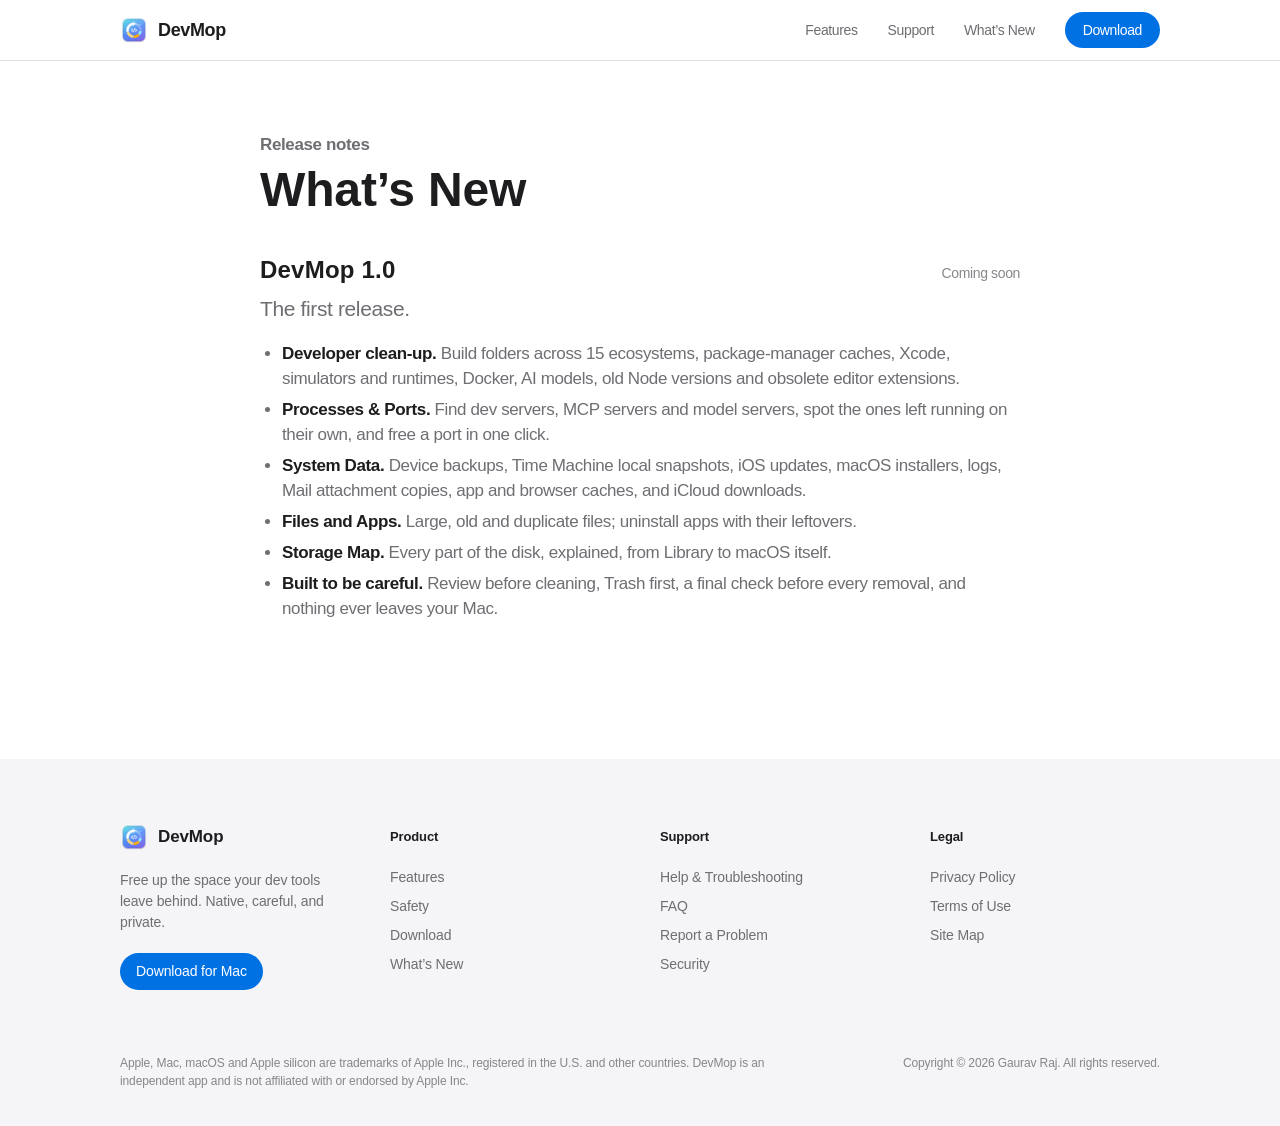
<file: docs/changelog.html>
<!doctype html>
<html lang="en">
<head>
  <meta charset="utf-8">
  <meta name="viewport" content="width=device-width, initial-scale=1.0">
  <meta name="color-scheme" content="light dark">
  <meta name="theme-color" content="#ffffff" media="(prefers-color-scheme: light)">
  <meta name="theme-color" content="#000000" media="(prefers-color-scheme: dark)">
  <title>What’s New — DevMop</title>
  <meta name="description" content="Release notes for DevMop.">
  <link rel="icon" href="assets/favicon-64.png" type="image/png">
  <link rel="apple-touch-icon" href="assets/icon-256.png">
  <link rel="stylesheet" href="styles.css">
</head>
<body>
  <nav class="nav" aria-label="Main">
    <div class="wrap">
      <a class="brand" href="index.html"><img src="assets/favicon-64.png" alt="" width="22" height="22">DevMop</a>
      <span class="links"><a href="index.html#features">Features</a></span>
      <span class="links"><a href="support.html">Support</a></span>
      <span class="links"><a href="changelog.html">What’s New</a></span>
      <a class="pill" href="index.html#download">Download</a>
    </div>
  </nav>
  <main class="page">
    <div class="wrap">
      <p class="page-eyebrow">Release notes</p>
      <h1 class="page-title">What’s New</h1>

      <article class="release">
        <header><h2>DevMop 1.0</h2><span>Coming soon</span></header>
        <p class="page-lede">The first release.</p>
        <ul>
          <li><b>Developer clean-up.</b> Build folders across 15 ecosystems, package-manager caches, Xcode, simulators and runtimes, Docker, AI models, old Node versions and obsolete editor extensions.</li>
          <li><b>Processes &amp; Ports.</b> Find dev servers, MCP servers and model servers, spot the ones left running on their own, and free a port in one click.</li>
          <li><b>System Data.</b> Device backups, Time Machine local snapshots, iOS updates, macOS installers, logs, Mail attachment copies, app and browser caches, and iCloud downloads.</li>
          <li><b>Files and Apps.</b> Large, old and duplicate files; uninstall apps with their leftovers.</li>
          <li><b>Storage Map.</b> Every part of the disk, explained, from Library to macOS itself.</li>
          <li><b>Built to be careful.</b> Review before cleaning, Trash first, a final check before every removal, and nothing ever leaves your Mac.</li>
        </ul>
      </article>
    </div>
  </main>
  <footer class="site-footer">
    <div class="wrap">
      <div class="footer-top">
        <div class="footer-brand">
          <a class="brand" href="index.html"><img src="assets/favicon-64.png" alt="" width="28" height="28">DevMop</a>
          <p>Free up the space your dev tools leave behind. Native, careful, and private.</p>
          <a class="pill" href="index.html#download" data-goatcounter-click="download-footer">Download for Mac</a>
        </div>
        <nav class="footer-cols" aria-label="Footer">
          <div>
            <h2>Product</h2>
            <a href="index.html#features">Features</a>
            <a href="index.html#safety">Safety</a>
            <a href="index.html#download">Download</a>
            <a href="changelog.html">What’s New</a>
          </div>
          <div>
            <h2>Support</h2>
            <a href="support.html">Help &amp; Troubleshooting</a>
            <a href="index.html#faq">FAQ</a>
            <a href="https://github.com/Gaurav-r-a-j/devmop/issues">Report a Problem</a>
            <a href="security.html">Security</a>
          </div>
          <div>
            <h2>Legal</h2>
            <a href="privacy.html">Privacy Policy</a>
            <a href="terms.html">Terms of Use</a>
            <a href="sitemap.xml">Site Map</a>
          </div>
        </nav>
      </div>
      <div class="footer-bottom">
        <p>Apple, Mac, macOS and Apple silicon are trademarks of Apple Inc., registered in the U.S. and other countries. DevMop is an independent app and is not affiliated with or endorsed by Apple Inc.</p>
        <p>Copyright © 2026 Gaurav Raj. All rights reserved.</p>
      </div>
    </div>
  </footer>
</body>
</html>
</file>
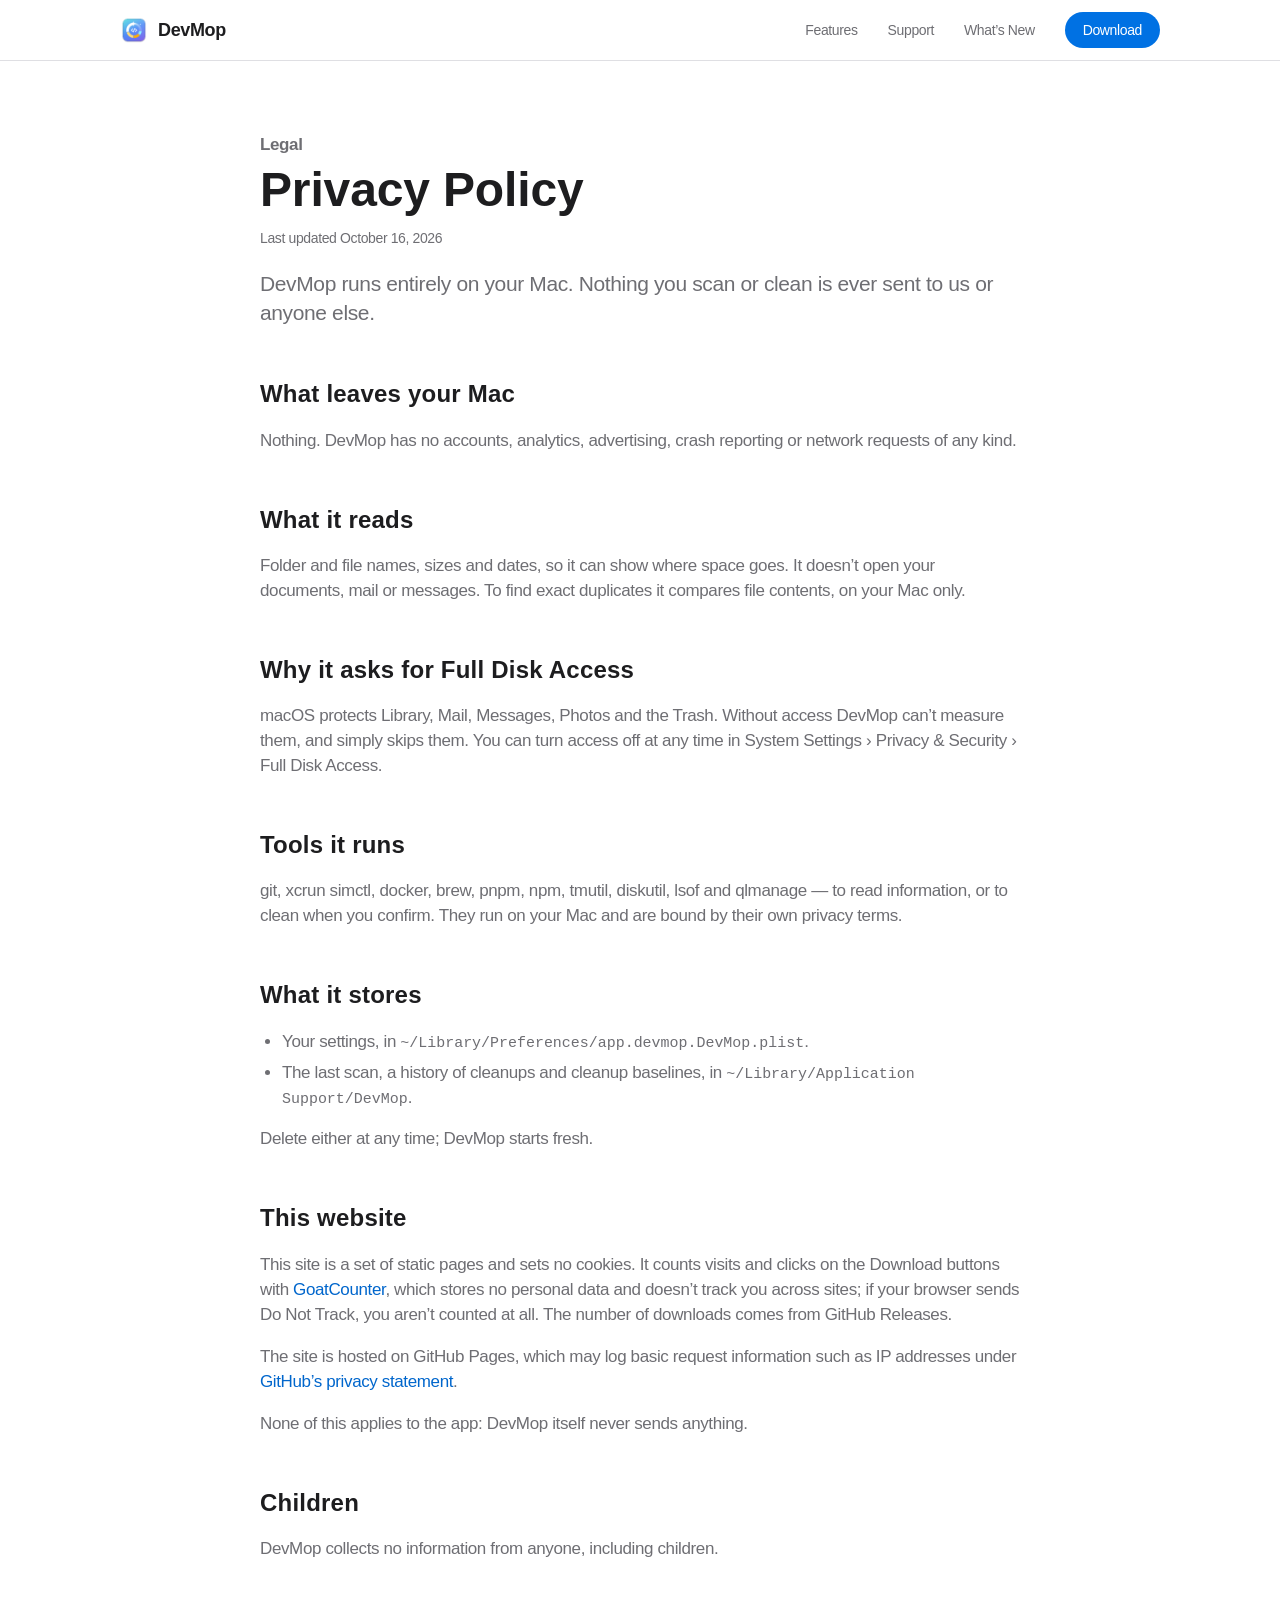
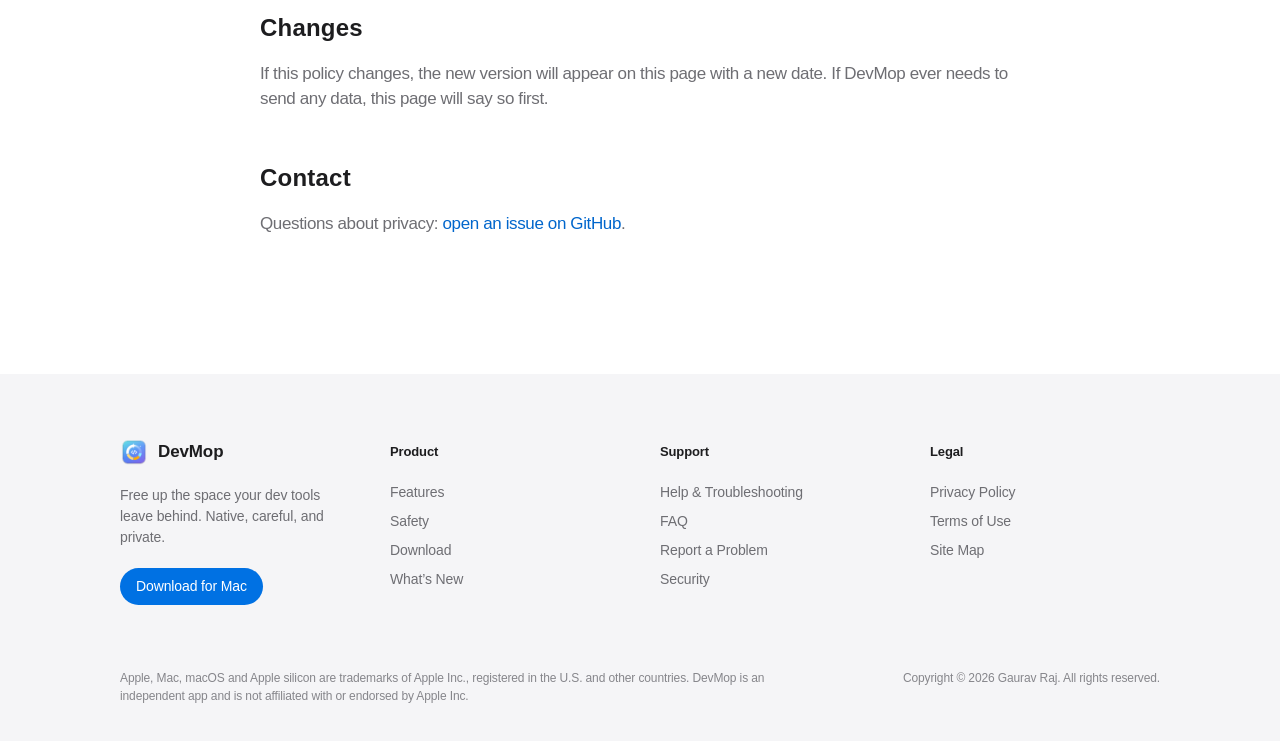
<file: docs/privacy.html>
<!doctype html>
<html lang="en">
<head>
  <meta charset="utf-8">
  <meta name="viewport" content="width=device-width, initial-scale=1.0">
  <meta name="color-scheme" content="light dark">
  <meta name="theme-color" content="#ffffff" media="(prefers-color-scheme: light)">
  <meta name="theme-color" content="#000000" media="(prefers-color-scheme: dark)">
  <title>Privacy Policy — DevMop</title>
  <meta name="description" content="DevMop runs entirely on your Mac. Nothing you scan or clean is sent anywhere.">
  <link rel="icon" href="assets/favicon-64.png" type="image/png">
  <link rel="apple-touch-icon" href="assets/icon-256.png">
  <link rel="stylesheet" href="styles.css">
</head>
<body>
  <nav class="nav" aria-label="Main">
    <div class="wrap">
      <a class="brand" href="index.html"><img src="assets/favicon-64.png" alt="" width="22" height="22">DevMop</a>
      <span class="links"><a href="index.html#features">Features</a></span>
      <span class="links"><a href="support.html">Support</a></span>
      <span class="links"><a href="changelog.html">What’s New</a></span>
      <a class="pill" href="index.html#download">Download</a>
    </div>
  </nav>
  <main class="page">
    <div class="wrap">
      <p class="page-eyebrow">Legal</p>
      <h1 class="page-title">Privacy Policy</h1>
      <p class="page-updated">Last updated October 16, 2026</p>
      <p class="page-lede">DevMop runs entirely on your Mac. Nothing you scan or clean is ever sent to us or anyone else.</p>

      <h2>What leaves your Mac</h2>
      <p>Nothing. DevMop has no accounts, analytics, advertising, crash reporting or network requests of any kind.</p>

      <h2>What it reads</h2>
      <p>Folder and file names, sizes and dates, so it can show where space goes. It doesn’t open your documents, mail or messages. To find exact duplicates it compares file contents, on your Mac only.</p>

      <h2>Why it asks for Full Disk Access</h2>
      <p>macOS protects Library, Mail, Messages, Photos and the Trash. Without access DevMop can’t measure them, and simply skips them. You can turn access off at any time in System Settings › Privacy &amp; Security › Full Disk Access.</p>

      <h2>Tools it runs</h2>
      <p>git, xcrun simctl, docker, brew, pnpm, npm, tmutil, diskutil, lsof and qlmanage — to read information, or to clean when you confirm. They run on your Mac and are bound by their own privacy terms.</p>

      <h2>What it stores</h2>
      <ul>
        <li>Your settings, in <code>~/Library/Preferences/app.devmop.DevMop.plist</code>.</li>
        <li>The last scan, a history of cleanups and cleanup baselines, in <code>~/Library/Application Support/DevMop</code>.</li>
      </ul>
      <p>Delete either at any time; DevMop starts fresh.</p>

      <h2>This website</h2>
      <p>This site is a set of static pages and sets no cookies. It counts visits and clicks on the Download buttons with <a href="https://www.goatcounter.com">GoatCounter</a>, which stores no personal data and doesn’t track you across sites; if your browser sends Do Not Track, you aren’t counted at all. The number of downloads comes from GitHub Releases.</p>
      <p>The site is hosted on GitHub Pages, which may log basic request information such as IP addresses under <a href="https://docs.github.com/site-policy/privacy-policies/github-general-privacy-statement">GitHub’s privacy statement</a>.</p>
      <p>None of this applies to the app: DevMop itself never sends anything.</p>

      <h2>Children</h2>
      <p>DevMop collects no information from anyone, including children.</p>

      <h2>Changes</h2>
      <p>If this policy changes, the new version will appear on this page with a new date. If DevMop ever needs to send any data, this page will say so first.</p>

      <h2>Contact</h2>
      <p>Questions about privacy: <a href="https://github.com/Gaurav-r-a-j/devmop/issues">open an issue on GitHub</a>.</p>
    </div>
  </main>
  <footer class="site-footer">
    <div class="wrap">
      <div class="footer-top">
        <div class="footer-brand">
          <a class="brand" href="index.html"><img src="assets/favicon-64.png" alt="" width="28" height="28">DevMop</a>
          <p>Free up the space your dev tools leave behind. Native, careful, and private.</p>
          <a class="pill" href="index.html#download" data-goatcounter-click="download-footer">Download for Mac</a>
        </div>
        <nav class="footer-cols" aria-label="Footer">
          <div>
            <h2>Product</h2>
            <a href="index.html#features">Features</a>
            <a href="index.html#safety">Safety</a>
            <a href="index.html#download">Download</a>
            <a href="changelog.html">What’s New</a>
          </div>
          <div>
            <h2>Support</h2>
            <a href="support.html">Help &amp; Troubleshooting</a>
            <a href="index.html#faq">FAQ</a>
            <a href="https://github.com/Gaurav-r-a-j/devmop/issues">Report a Problem</a>
            <a href="security.html">Security</a>
          </div>
          <div>
            <h2>Legal</h2>
            <a href="privacy.html">Privacy Policy</a>
            <a href="terms.html">Terms of Use</a>
            <a href="sitemap.xml">Site Map</a>
          </div>
        </nav>
      </div>
      <div class="footer-bottom">
        <p>Apple, Mac, macOS and Apple silicon are trademarks of Apple Inc., registered in the U.S. and other countries. DevMop is an independent app and is not affiliated with or endorsed by Apple Inc.</p>
        <p>Copyright © 2026 Gaurav Raj. All rights reserved.</p>
      </div>
    </div>
  </footer>
</body>
</html>
</file>
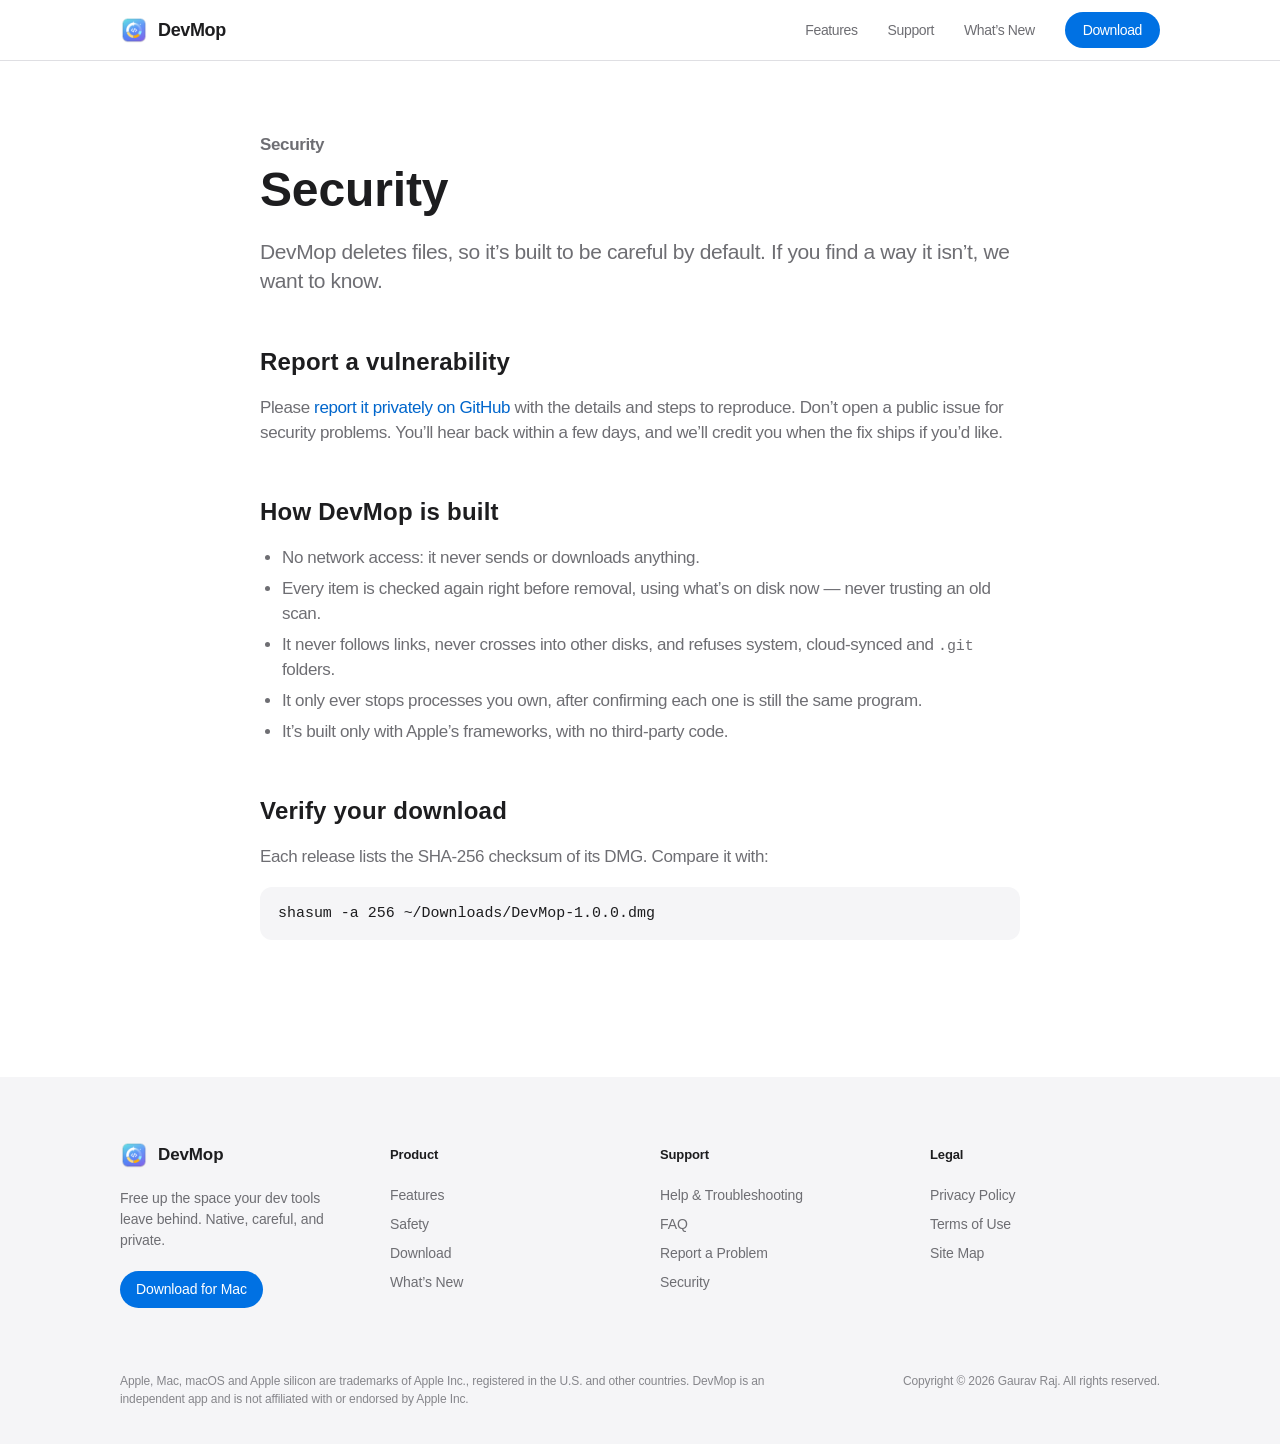
<file: docs/security.html>
<!doctype html>
<html lang="en">
<head>
  <meta charset="utf-8">
  <meta name="viewport" content="width=device-width, initial-scale=1.0">
  <meta name="color-scheme" content="light dark">
  <meta name="theme-color" content="#ffffff" media="(prefers-color-scheme: light)">
  <meta name="theme-color" content="#000000" media="(prefers-color-scheme: dark)">
  <title>Security — DevMop</title>
  <meta name="description" content="How DevMop keeps your Mac safe, and how to report a security issue.">
  <link rel="icon" href="assets/favicon-64.png" type="image/png">
  <link rel="apple-touch-icon" href="assets/icon-256.png">
  <link rel="stylesheet" href="styles.css">
</head>
<body>
  <nav class="nav" aria-label="Main">
    <div class="wrap">
      <a class="brand" href="index.html"><img src="assets/favicon-64.png" alt="" width="22" height="22">DevMop</a>
      <span class="links"><a href="index.html#features">Features</a></span>
      <span class="links"><a href="support.html">Support</a></span>
      <span class="links"><a href="changelog.html">What’s New</a></span>
      <a class="pill" href="index.html#download">Download</a>
    </div>
  </nav>
  <main class="page">
    <div class="wrap">
      <p class="page-eyebrow">Security</p>
      <h1 class="page-title">Security</h1>
      <p class="page-lede">DevMop deletes files, so it’s built to be careful by default. If you find a way it isn’t, we want to know.</p>

      <h2>Report a vulnerability</h2>
      <p>Please <a href="https://github.com/Gaurav-r-a-j/devmop/security/advisories/new">report it privately on GitHub</a> with the details and steps to reproduce. Don’t open a public issue for security problems. You’ll hear back within a few days, and we’ll credit you when the fix ships if you’d like.</p>

      <h2>How DevMop is built</h2>
      <ul>
        <li>No network access: it never sends or downloads anything.</li>
        <li>Every item is checked again right before removal, using what’s on disk now — never trusting an old scan.</li>
        <li>It never follows links, never crosses into other disks, and refuses system, cloud-synced and <code>.git</code> folders.</li>
        <li>It only ever stops processes you own, after confirming each one is still the same program.</li>
        <li>It’s built only with Apple’s frameworks, with no third-party code.</li>
      </ul>

      <h2>Verify your download</h2>
      <p>Each release lists the SHA-256 checksum of its DMG. Compare it with:</p>
      <pre><code>shasum -a 256 ~/Downloads/DevMop-1.0.0.dmg</code></pre>
    </div>
  </main>
  <footer class="site-footer">
    <div class="wrap">
      <div class="footer-top">
        <div class="footer-brand">
          <a class="brand" href="index.html"><img src="assets/favicon-64.png" alt="" width="28" height="28">DevMop</a>
          <p>Free up the space your dev tools leave behind. Native, careful, and private.</p>
          <a class="pill" href="index.html#download" data-goatcounter-click="download-footer">Download for Mac</a>
        </div>
        <nav class="footer-cols" aria-label="Footer">
          <div>
            <h2>Product</h2>
            <a href="index.html#features">Features</a>
            <a href="index.html#safety">Safety</a>
            <a href="index.html#download">Download</a>
            <a href="changelog.html">What’s New</a>
          </div>
          <div>
            <h2>Support</h2>
            <a href="support.html">Help &amp; Troubleshooting</a>
            <a href="index.html#faq">FAQ</a>
            <a href="https://github.com/Gaurav-r-a-j/devmop/issues">Report a Problem</a>
            <a href="security.html">Security</a>
          </div>
          <div>
            <h2>Legal</h2>
            <a href="privacy.html">Privacy Policy</a>
            <a href="terms.html">Terms of Use</a>
            <a href="sitemap.xml">Site Map</a>
          </div>
        </nav>
      </div>
      <div class="footer-bottom">
        <p>Apple, Mac, macOS and Apple silicon are trademarks of Apple Inc., registered in the U.S. and other countries. DevMop is an independent app and is not affiliated with or endorsed by Apple Inc.</p>
        <p>Copyright © 2026 Gaurav Raj. All rights reserved.</p>
      </div>
    </div>
  </footer>
</body>
</html>
</file>
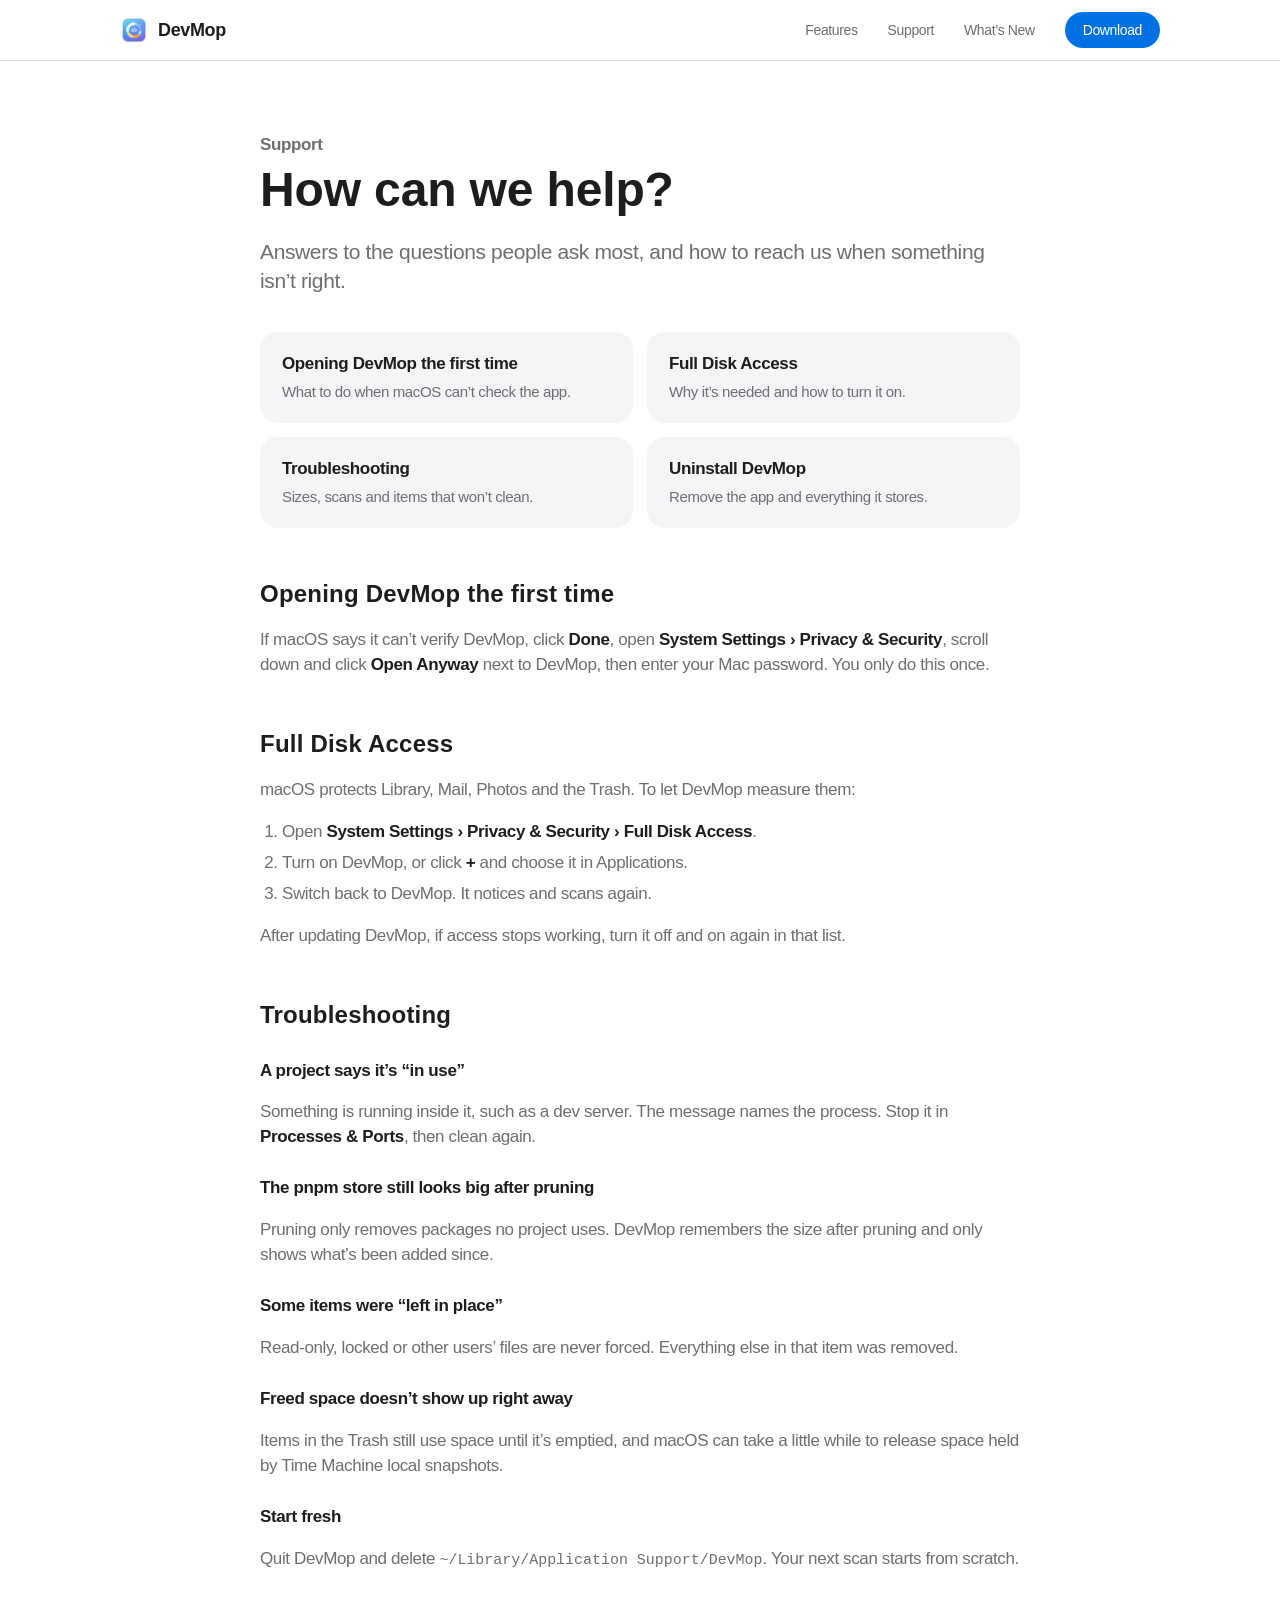
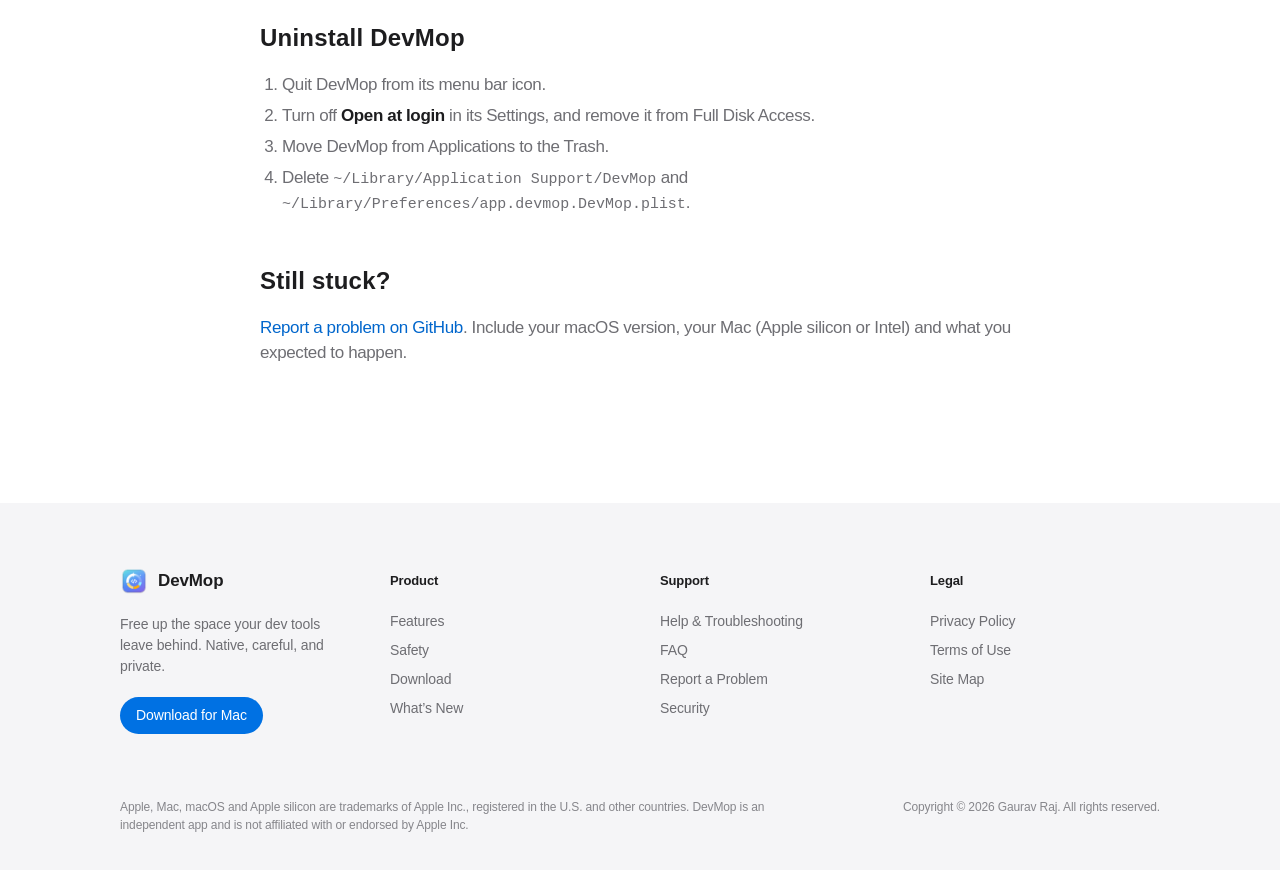
<file: docs/support.html>
<!doctype html>
<html lang="en">
<head>
  <meta charset="utf-8">
  <meta name="viewport" content="width=device-width, initial-scale=1.0">
  <meta name="color-scheme" content="light dark">
  <meta name="theme-color" content="#ffffff" media="(prefers-color-scheme: light)">
  <meta name="theme-color" content="#000000" media="(prefers-color-scheme: dark)">
  <title>Support — DevMop</title>
  <meta name="description" content="Help with installing, granting access, troubleshooting and uninstalling DevMop.">
  <link rel="icon" href="assets/favicon-64.png" type="image/png">
  <link rel="apple-touch-icon" href="assets/icon-256.png">
  <link rel="stylesheet" href="styles.css">
</head>
<body>
  <nav class="nav" aria-label="Main">
    <div class="wrap">
      <a class="brand" href="index.html"><img src="assets/favicon-64.png" alt="" width="22" height="22">DevMop</a>
      <span class="links"><a href="index.html#features">Features</a></span>
      <span class="links"><a href="support.html">Support</a></span>
      <span class="links"><a href="changelog.html">What’s New</a></span>
      <a class="pill" href="index.html#download">Download</a>
    </div>
  </nav>
  <main class="page">
    <div class="wrap">
      <p class="page-eyebrow">Support</p>
      <h1 class="page-title">How can we help?</h1>
      <p class="page-lede">Answers to the questions people ask most, and how to reach us when something isn’t right.</p>

      <div class="help-grid">
        <a class="help-card" href="#first-launch"><b>Opening DevMop the first time</b><span>What to do when macOS can’t check the app.</span></a>
        <a class="help-card" href="#access"><b>Full Disk Access</b><span>Why it’s needed and how to turn it on.</span></a>
        <a class="help-card" href="#trouble"><b>Troubleshooting</b><span>Sizes, scans and items that won’t clean.</span></a>
        <a class="help-card" href="#uninstall"><b>Uninstall DevMop</b><span>Remove the app and everything it stores.</span></a>
      </div>

      <h2 id="first-launch">Opening DevMop the first time</h2>
      <p>If macOS says it can’t verify DevMop, click <b>Done</b>, open <b>System Settings › Privacy &amp; Security</b>, scroll down and click <b>Open Anyway</b> next to DevMop, then enter your Mac password. You only do this once.</p>

      <h2 id="access">Full Disk Access</h2>
      <p>macOS protects Library, Mail, Photos and the Trash. To let DevMop measure them:</p>
      <ol>
        <li>Open <b>System Settings › Privacy &amp; Security › Full Disk Access</b>.</li>
        <li>Turn on DevMop, or click <b>+</b> and choose it in Applications.</li>
        <li>Switch back to DevMop. It notices and scans again.</li>
      </ol>
      <p>After updating DevMop, if access stops working, turn it off and on again in that list.</p>

      <h2 id="trouble">Troubleshooting</h2>
      <h3>A project says it’s “in use”</h3>
      <p>Something is running inside it, such as a dev server. The message names the process. Stop it in <b>Processes &amp; Ports</b>, then clean again.</p>
      <h3>The pnpm store still looks big after pruning</h3>
      <p>Pruning only removes packages no project uses. DevMop remembers the size after pruning and only shows what’s been added since.</p>
      <h3>Some items were “left in place”</h3>
      <p>Read-only, locked or other users’ files are never forced. Everything else in that item was removed.</p>
      <h3>Freed space doesn’t show up right away</h3>
      <p>Items in the Trash still use space until it’s emptied, and macOS can take a little while to release space held by Time Machine local snapshots.</p>
      <h3>Start fresh</h3>
      <p>Quit DevMop and delete <code>~/Library/Application Support/DevMop</code>. Your next scan starts from scratch.</p>

      <h2 id="uninstall">Uninstall DevMop</h2>
      <ol>
        <li>Quit DevMop from its menu bar icon.</li>
        <li>Turn off <b>Open at login</b> in its Settings, and remove it from Full Disk Access.</li>
        <li>Move DevMop from Applications to the Trash.</li>
        <li>Delete <code>~/Library/Application Support/DevMop</code> and <code>~/Library/Preferences/app.devmop.DevMop.plist</code>.</li>
      </ol>

      <h2>Still stuck?</h2>
      <p><a href="https://github.com/Gaurav-r-a-j/devmop/issues">Report a problem on GitHub</a>. Include your macOS version, your Mac (Apple silicon or Intel) and what you expected to happen.</p>
    </div>
  </main>
  <footer class="site-footer">
    <div class="wrap">
      <div class="footer-top">
        <div class="footer-brand">
          <a class="brand" href="index.html"><img src="assets/favicon-64.png" alt="" width="28" height="28">DevMop</a>
          <p>Free up the space your dev tools leave behind. Native, careful, and private.</p>
          <a class="pill" href="index.html#download" data-goatcounter-click="download-footer">Download for Mac</a>
        </div>
        <nav class="footer-cols" aria-label="Footer">
          <div>
            <h2>Product</h2>
            <a href="index.html#features">Features</a>
            <a href="index.html#safety">Safety</a>
            <a href="index.html#download">Download</a>
            <a href="changelog.html">What’s New</a>
          </div>
          <div>
            <h2>Support</h2>
            <a href="support.html">Help &amp; Troubleshooting</a>
            <a href="index.html#faq">FAQ</a>
            <a href="https://github.com/Gaurav-r-a-j/devmop/issues">Report a Problem</a>
            <a href="security.html">Security</a>
          </div>
          <div>
            <h2>Legal</h2>
            <a href="privacy.html">Privacy Policy</a>
            <a href="terms.html">Terms of Use</a>
            <a href="sitemap.xml">Site Map</a>
          </div>
        </nav>
      </div>
      <div class="footer-bottom">
        <p>Apple, Mac, macOS and Apple silicon are trademarks of Apple Inc., registered in the U.S. and other countries. DevMop is an independent app and is not affiliated with or endorsed by Apple Inc.</p>
        <p>Copyright © 2026 Gaurav Raj. All rights reserved.</p>
      </div>
    </div>
  </footer>
</body>
</html>
</file>
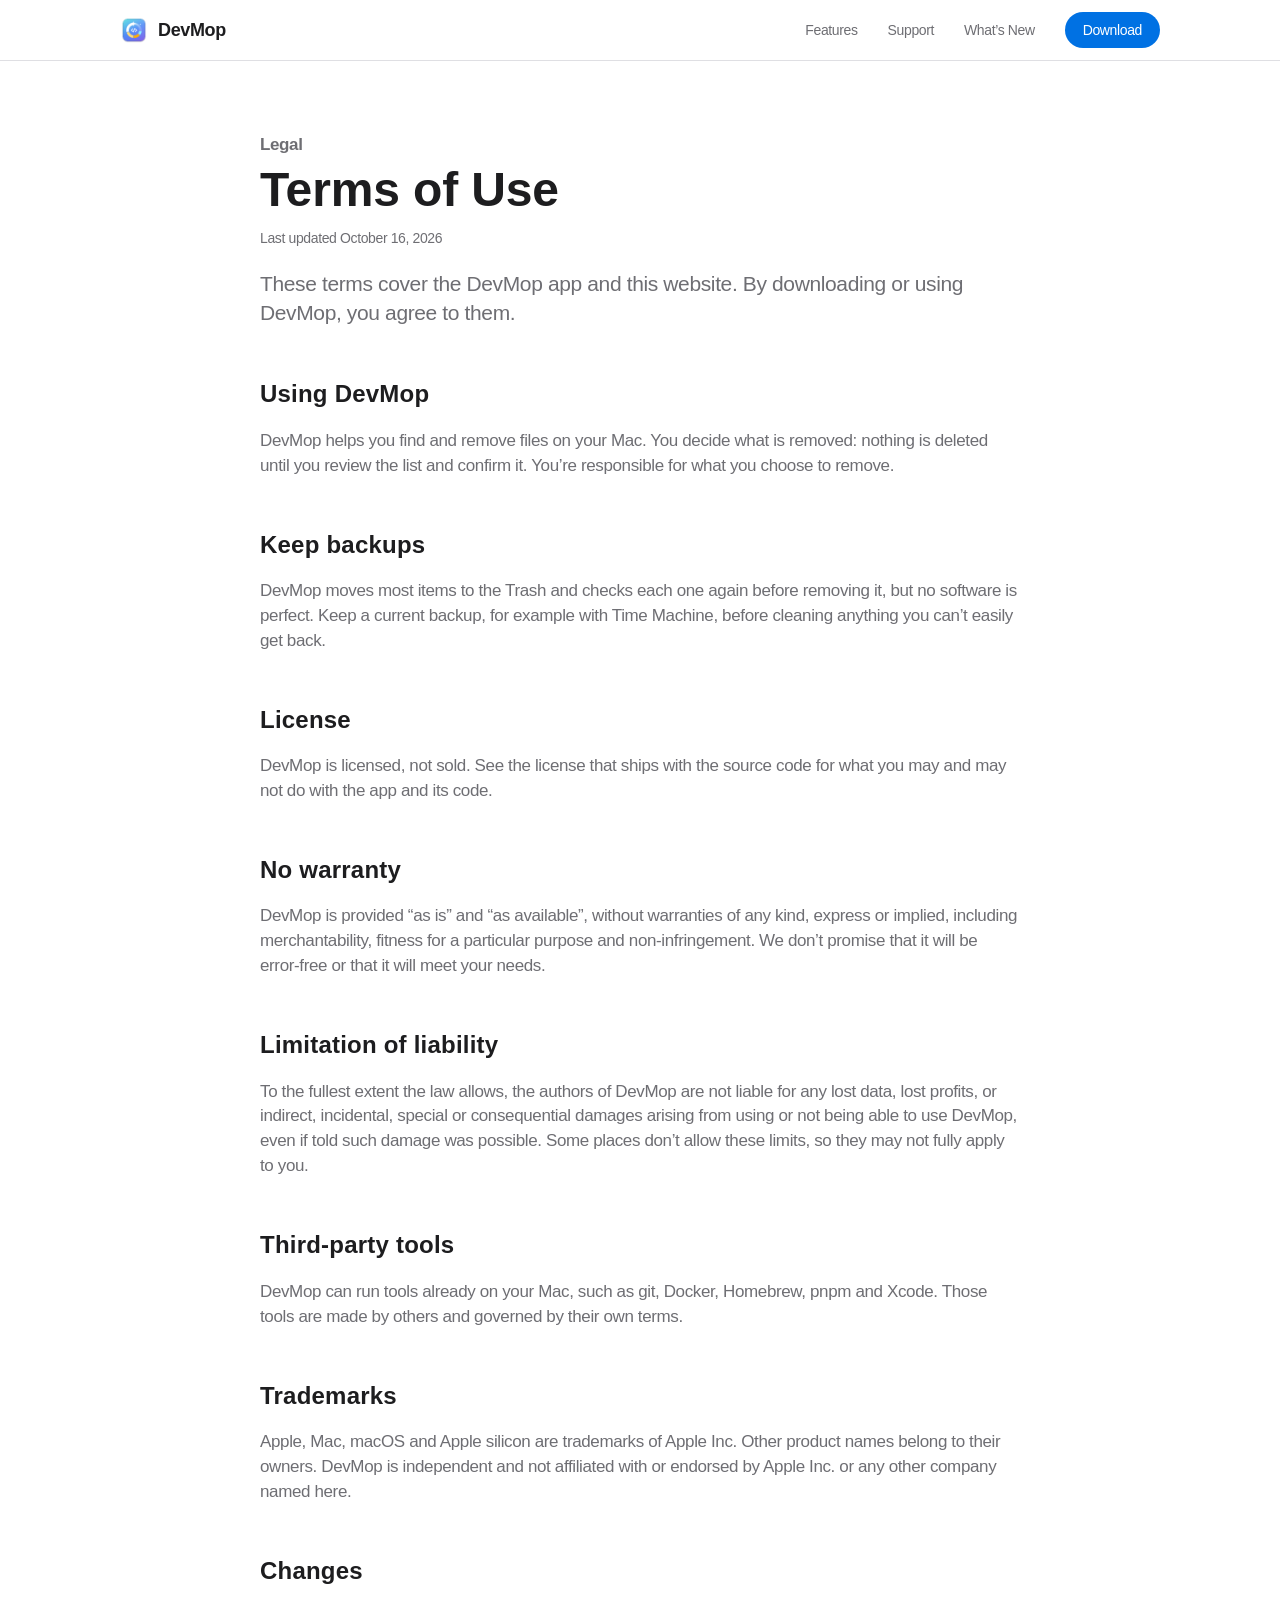
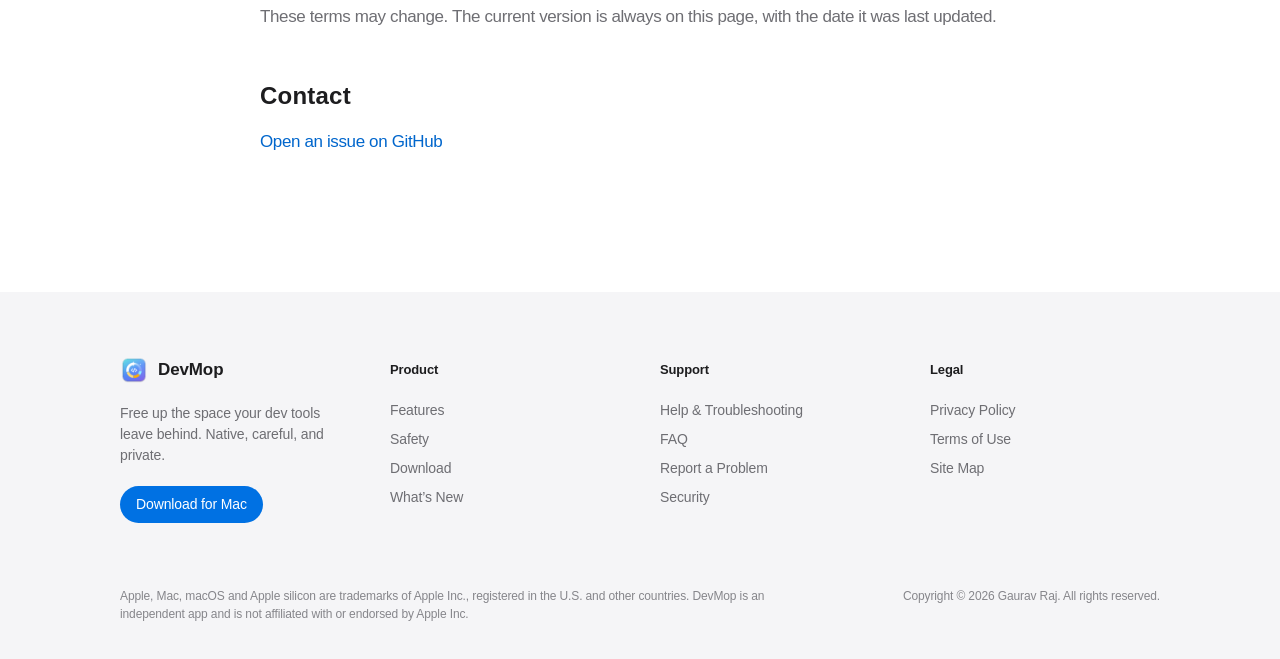
<file: docs/terms.html>
<!doctype html>
<html lang="en">
<head>
  <meta charset="utf-8">
  <meta name="viewport" content="width=device-width, initial-scale=1.0">
  <meta name="color-scheme" content="light dark">
  <meta name="theme-color" content="#ffffff" media="(prefers-color-scheme: light)">
  <meta name="theme-color" content="#000000" media="(prefers-color-scheme: dark)">
  <title>Terms of Use — DevMop</title>
  <meta name="description" content="The terms for using DevMop and this website.">
  <link rel="icon" href="assets/favicon-64.png" type="image/png">
  <link rel="apple-touch-icon" href="assets/icon-256.png">
  <link rel="stylesheet" href="styles.css">
</head>
<body>
  <nav class="nav" aria-label="Main">
    <div class="wrap">
      <a class="brand" href="index.html"><img src="assets/favicon-64.png" alt="" width="22" height="22">DevMop</a>
      <span class="links"><a href="index.html#features">Features</a></span>
      <span class="links"><a href="support.html">Support</a></span>
      <span class="links"><a href="changelog.html">What’s New</a></span>
      <a class="pill" href="index.html#download">Download</a>
    </div>
  </nav>
  <main class="page">
    <div class="wrap">
      <p class="page-eyebrow">Legal</p>
      <h1 class="page-title">Terms of Use</h1>
      <p class="page-updated">Last updated October 16, 2026</p>
      <p class="page-lede">These terms cover the DevMop app and this website. By downloading or using DevMop, you agree to them.</p>

      <h2>Using DevMop</h2>
      <p>DevMop helps you find and remove files on your Mac. You decide what is removed: nothing is deleted until you review the list and confirm it. You’re responsible for what you choose to remove.</p>

      <h2>Keep backups</h2>
      <p>DevMop moves most items to the Trash and checks each one again before removing it, but no software is perfect. Keep a current backup, for example with Time Machine, before cleaning anything you can’t easily get back.</p>

      <h2>License</h2>
      <p>DevMop is licensed, not sold. See the license that ships with the source code for what you may and may not do with the app and its code.</p>

      <h2>No warranty</h2>
      <p>DevMop is provided “as is” and “as available”, without warranties of any kind, express or implied, including merchantability, fitness for a particular purpose and non-infringement. We don’t promise that it will be error-free or that it will meet your needs.</p>

      <h2>Limitation of liability</h2>
      <p>To the fullest extent the law allows, the authors of DevMop are not liable for any lost data, lost profits, or indirect, incidental, special or consequential damages arising from using or not being able to use DevMop, even if told such damage was possible. Some places don’t allow these limits, so they may not fully apply to you.</p>

      <h2>Third-party tools</h2>
      <p>DevMop can run tools already on your Mac, such as git, Docker, Homebrew, pnpm and Xcode. Those tools are made by others and governed by their own terms.</p>

      <h2>Trademarks</h2>
      <p>Apple, Mac, macOS and Apple silicon are trademarks of Apple Inc. Other product names belong to their owners. DevMop is independent and not affiliated with or endorsed by Apple Inc. or any other company named here.</p>

      <h2>Changes</h2>
      <p>These terms may change. The current version is always on this page, with the date it was last updated.</p>

      <h2>Contact</h2>
      <p><a href="https://github.com/Gaurav-r-a-j/devmop/issues">Open an issue on GitHub</a></p>
    </div>
  </main>
  <footer class="site-footer">
    <div class="wrap">
      <div class="footer-top">
        <div class="footer-brand">
          <a class="brand" href="index.html"><img src="assets/favicon-64.png" alt="" width="28" height="28">DevMop</a>
          <p>Free up the space your dev tools leave behind. Native, careful, and private.</p>
          <a class="pill" href="index.html#download" data-goatcounter-click="download-footer">Download for Mac</a>
        </div>
        <nav class="footer-cols" aria-label="Footer">
          <div>
            <h2>Product</h2>
            <a href="index.html#features">Features</a>
            <a href="index.html#safety">Safety</a>
            <a href="index.html#download">Download</a>
            <a href="changelog.html">What’s New</a>
          </div>
          <div>
            <h2>Support</h2>
            <a href="support.html">Help &amp; Troubleshooting</a>
            <a href="index.html#faq">FAQ</a>
            <a href="https://github.com/Gaurav-r-a-j/devmop/issues">Report a Problem</a>
            <a href="security.html">Security</a>
          </div>
          <div>
            <h2>Legal</h2>
            <a href="privacy.html">Privacy Policy</a>
            <a href="terms.html">Terms of Use</a>
            <a href="sitemap.xml">Site Map</a>
          </div>
        </nav>
      </div>
      <div class="footer-bottom">
        <p>Apple, Mac, macOS and Apple silicon are trademarks of Apple Inc., registered in the U.S. and other countries. DevMop is an independent app and is not affiliated with or endorsed by Apple Inc.</p>
        <p>Copyright © 2026 Gaurav Raj. All rights reserved.</p>
      </div>
    </div>
  </footer>
</body>
</html>
</file>
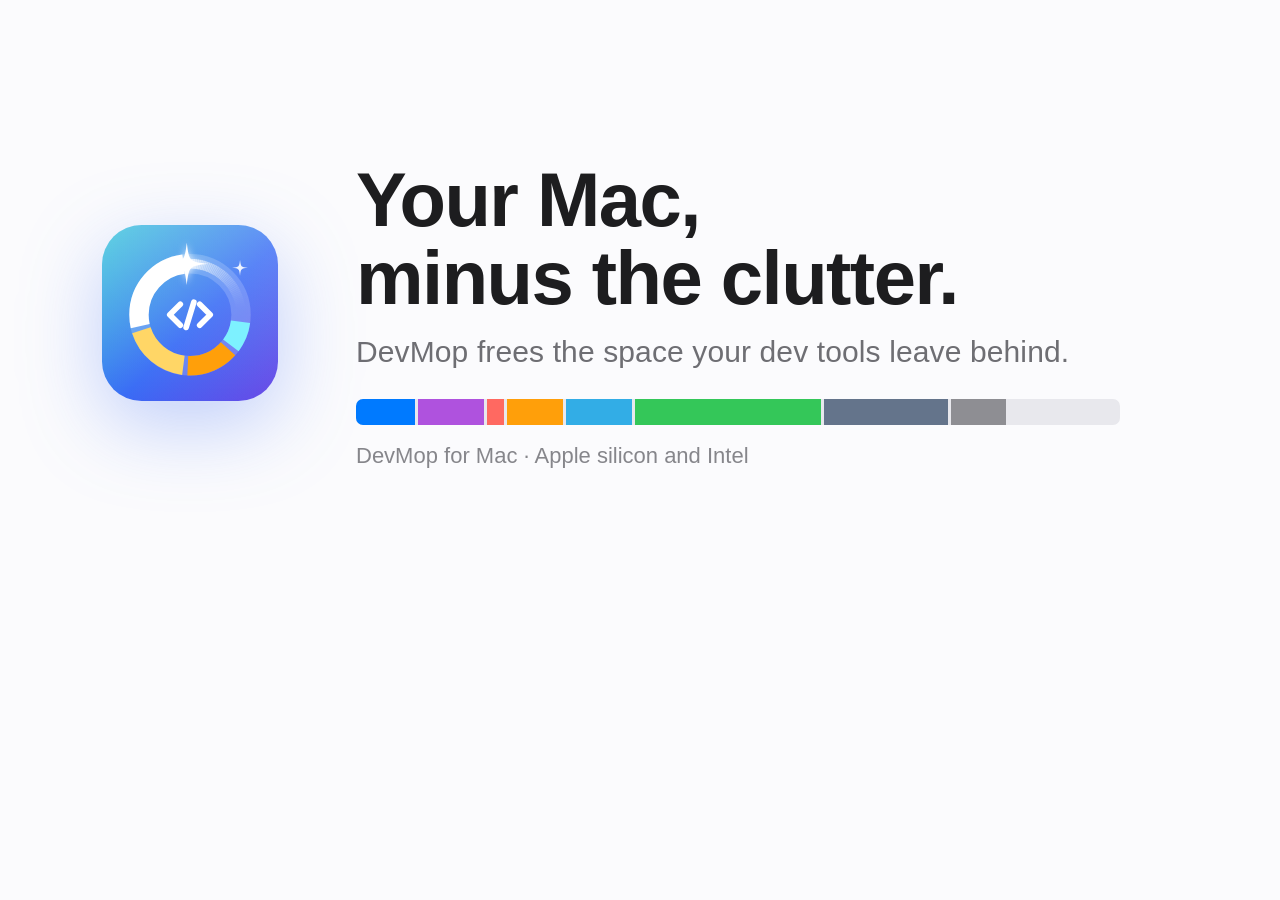
<file: scripts/og-card.html>
<!doctype html>
<html lang="en"><head><meta charset="utf-8"><title>DevMop social card</title>
<style>
body { margin: 0; width: 1200px; height: 630px; overflow: hidden; background: #fbfbfd; font-family: -apple-system, BlinkMacSystemFont, "SF Pro Display", sans-serif; color: #1d1d1f; display: grid; place-items: center; }
.card { width: 1040px; display: grid; grid-template-columns: 220px 1fr; gap: 56px; align-items: center; }
.logo svg { width: 220px; height: 220px; filter: drop-shadow(0 24px 40px rgb(56 107 245 / 0.3)); }
h1 { font-size: 76px; line-height: 1.02; letter-spacing: -0.02em; margin: 0; font-weight: 700; }
p { font-size: 30px; color: #6e6e73; margin: 18px 0 30px; letter-spacing: 0.004em; }
.bar { display: flex; gap: 3px; height: 26px; border-radius: 7px; overflow: hidden; background: #e8e8ed; }
.bar span { height: 100%; }
.meta { margin-top: 18px; font-size: 22px; color: #86868b; }
</style></head>
<body><div class="card"><div class="logo"><svg class="logo" viewBox="0 0 100 100" role="img" aria-label="DevMop"><defs><linearGradient id="lg-bg" x1="0" y1="0" x2="1" y2="1"><stop offset="0" stop-color="#34c7d9"/><stop offset=".55" stop-color="#386bf5"/><stop offset="1" stop-color="#6b48e6"/></linearGradient><linearGradient id="lg-hl" x1="0" y1="0" x2="0" y2="1"><stop offset="0" stop-color="#fff" stop-opacity=".22"/><stop offset="1" stop-color="#fff" stop-opacity="0"/></linearGradient><filter id="lg-glow" x="-50%" y="-50%" width="200%" height="200%"><feGaussianBlur stdDeviation="1.6"/></filter></defs><rect x="10" y="10" width="80" height="80" rx="18" fill="url(#lg-bg)"/><rect x="10" y="10" width="80" height="80" rx="18" fill="url(#lg-hl)"/><circle cx="50" cy="50.8" r="23.2" fill="none" stroke="#fff" stroke-opacity=".18" stroke-width="8.8"/><circle class="seg seg-1" cx="50" cy="50.8" r="23.2" fill="none" stroke="#ffffff" stroke-width="8.8" pathLength="360" stroke-dasharray="96 360" stroke-dashoffset="-168" style="--len:96"/><circle class="seg seg-2" cx="50" cy="50.8" r="23.2" fill="none" stroke="#ffd666" stroke-width="8.8" pathLength="360" stroke-dasharray="65 360" stroke-dashoffset="-98" style="--len:65"/><circle class="seg seg-3" cx="50" cy="50.8" r="23.2" fill="none" stroke="#ff9f0a" stroke-width="8.8" pathLength="360" stroke-dasharray="51 360" stroke-dashoffset="-42" style="--len:51"/><circle class="seg seg-4" cx="50" cy="50.8" r="23.2" fill="none" stroke="#7df1ff" stroke-width="8.8" pathLength="360" stroke-dasharray="29 360" stroke-dashoffset="-8" style="--len:29"/><g class="trail"><circle cx="50" cy="50.8" r="23.2" fill="none" stroke="#fff" stroke-opacity="0.650" stroke-width="4.4" pathLength="360" stroke-dasharray="2.6 360" stroke-dashoffset="-268"/><circle cx="50" cy="50.8" r="23.2" fill="none" stroke="#fff" stroke-opacity="0.627" stroke-width="4.4" pathLength="360" stroke-dasharray="2.6 360" stroke-dashoffset="-270"/><circle cx="50" cy="50.8" r="23.2" fill="none" stroke="#fff" stroke-opacity="0.604" stroke-width="4.4" pathLength="360" stroke-dasharray="2.6 360" stroke-dashoffset="-272"/><circle cx="50" cy="50.8" r="23.2" fill="none" stroke="#fff" stroke-opacity="0.582" stroke-width="4.4" pathLength="360" stroke-dasharray="2.6 360" stroke-dashoffset="-274"/><circle cx="50" cy="50.8" r="23.2" fill="none" stroke="#fff" stroke-opacity="0.560" stroke-width="4.4" pathLength="360" stroke-dasharray="2.6 360" stroke-dashoffset="-276"/><circle cx="50" cy="50.8" r="23.2" fill="none" stroke="#fff" stroke-opacity="0.538" stroke-width="4.4" pathLength="360" stroke-dasharray="2.6 360" stroke-dashoffset="-278"/><circle cx="50" cy="50.8" r="23.2" fill="none" stroke="#fff" stroke-opacity="0.517" stroke-width="4.4" pathLength="360" stroke-dasharray="2.6 360" stroke-dashoffset="-280"/><circle cx="50" cy="50.8" r="23.2" fill="none" stroke="#fff" stroke-opacity="0.496" stroke-width="4.4" pathLength="360" stroke-dasharray="2.6 360" stroke-dashoffset="-282"/><circle cx="50" cy="50.8" r="23.2" fill="none" stroke="#fff" stroke-opacity="0.475" stroke-width="4.4" pathLength="360" stroke-dasharray="2.6 360" stroke-dashoffset="-284"/><circle cx="50" cy="50.8" r="23.2" fill="none" stroke="#fff" stroke-opacity="0.455" stroke-width="4.4" pathLength="360" stroke-dasharray="2.6 360" stroke-dashoffset="-286"/><circle cx="50" cy="50.8" r="23.2" fill="none" stroke="#fff" stroke-opacity="0.435" stroke-width="4.4" pathLength="360" stroke-dasharray="2.6 360" stroke-dashoffset="-288"/><circle cx="50" cy="50.8" r="23.2" fill="none" stroke="#fff" stroke-opacity="0.415" stroke-width="4.4" pathLength="360" stroke-dasharray="2.6 360" stroke-dashoffset="-290"/><circle cx="50" cy="50.8" r="23.2" fill="none" stroke="#fff" stroke-opacity="0.396" stroke-width="4.4" pathLength="360" stroke-dasharray="2.6 360" stroke-dashoffset="-292"/><circle cx="50" cy="50.8" r="23.2" fill="none" stroke="#fff" stroke-opacity="0.377" stroke-width="4.4" pathLength="360" stroke-dasharray="2.6 360" stroke-dashoffset="-294"/><circle cx="50" cy="50.8" r="23.2" fill="none" stroke="#fff" stroke-opacity="0.358" stroke-width="4.4" pathLength="360" stroke-dasharray="2.6 360" stroke-dashoffset="-296"/><circle cx="50" cy="50.8" r="23.2" fill="none" stroke="#fff" stroke-opacity="0.340" stroke-width="4.4" pathLength="360" stroke-dasharray="2.6 360" stroke-dashoffset="-298"/><circle cx="50" cy="50.8" r="23.2" fill="none" stroke="#fff" stroke-opacity="0.322" stroke-width="4.4" pathLength="360" stroke-dasharray="2.6 360" stroke-dashoffset="-300"/><circle cx="50" cy="50.8" r="23.2" fill="none" stroke="#fff" stroke-opacity="0.304" stroke-width="4.4" pathLength="360" stroke-dasharray="2.6 360" stroke-dashoffset="-302"/><circle cx="50" cy="50.8" r="23.2" fill="none" stroke="#fff" stroke-opacity="0.287" stroke-width="4.4" pathLength="360" stroke-dasharray="2.6 360" stroke-dashoffset="-304"/><circle cx="50" cy="50.8" r="23.2" fill="none" stroke="#fff" stroke-opacity="0.270" stroke-width="4.4" pathLength="360" stroke-dasharray="2.6 360" stroke-dashoffset="-306"/><circle cx="50" cy="50.8" r="23.2" fill="none" stroke="#fff" stroke-opacity="0.254" stroke-width="4.4" pathLength="360" stroke-dasharray="2.6 360" stroke-dashoffset="-308"/><circle cx="50" cy="50.8" r="23.2" fill="none" stroke="#fff" stroke-opacity="0.238" stroke-width="4.4" pathLength="360" stroke-dasharray="2.6 360" stroke-dashoffset="-310"/><circle cx="50" cy="50.8" r="23.2" fill="none" stroke="#fff" stroke-opacity="0.222" stroke-width="4.4" pathLength="360" stroke-dasharray="2.6 360" stroke-dashoffset="-312"/><circle cx="50" cy="50.8" r="23.2" fill="none" stroke="#fff" stroke-opacity="0.207" stroke-width="4.4" pathLength="360" stroke-dasharray="2.6 360" stroke-dashoffset="-314"/><circle cx="50" cy="50.8" r="23.2" fill="none" stroke="#fff" stroke-opacity="0.192" stroke-width="4.4" pathLength="360" stroke-dasharray="2.6 360" stroke-dashoffset="-316"/><circle cx="50" cy="50.8" r="23.2" fill="none" stroke="#fff" stroke-opacity="0.178" stroke-width="4.4" pathLength="360" stroke-dasharray="2.6 360" stroke-dashoffset="-318"/><circle cx="50" cy="50.8" r="23.2" fill="none" stroke="#fff" stroke-opacity="0.164" stroke-width="4.4" pathLength="360" stroke-dasharray="2.6 360" stroke-dashoffset="-320"/><circle cx="50" cy="50.8" r="23.2" fill="none" stroke="#fff" stroke-opacity="0.150" stroke-width="4.4" pathLength="360" stroke-dasharray="2.6 360" stroke-dashoffset="-322"/><circle cx="50" cy="50.8" r="23.2" fill="none" stroke="#fff" stroke-opacity="0.137" stroke-width="4.4" pathLength="360" stroke-dasharray="2.6 360" stroke-dashoffset="-324"/><circle cx="50" cy="50.8" r="23.2" fill="none" stroke="#fff" stroke-opacity="0.124" stroke-width="4.4" pathLength="360" stroke-dasharray="2.6 360" stroke-dashoffset="-326"/><circle cx="50" cy="50.8" r="23.2" fill="none" stroke="#fff" stroke-opacity="0.112" stroke-width="4.4" pathLength="360" stroke-dasharray="2.6 360" stroke-dashoffset="-328"/><circle cx="50" cy="50.8" r="23.2" fill="none" stroke="#fff" stroke-opacity="0.100" stroke-width="4.4" pathLength="360" stroke-dasharray="2.6 360" stroke-dashoffset="-330"/><circle cx="50" cy="50.8" r="23.2" fill="none" stroke="#fff" stroke-opacity="0.089" stroke-width="4.4" pathLength="360" stroke-dasharray="2.6 360" stroke-dashoffset="-332"/><circle cx="50" cy="50.8" r="23.2" fill="none" stroke="#fff" stroke-opacity="0.078" stroke-width="4.4" pathLength="360" stroke-dasharray="2.6 360" stroke-dashoffset="-334"/><circle cx="50" cy="50.8" r="23.2" fill="none" stroke="#fff" stroke-opacity="0.068" stroke-width="4.4" pathLength="360" stroke-dasharray="2.6 360" stroke-dashoffset="-336"/><circle cx="50" cy="50.8" r="23.2" fill="none" stroke="#fff" stroke-opacity="0.059" stroke-width="4.4" pathLength="360" stroke-dasharray="2.6 360" stroke-dashoffset="-338"/><circle cx="50" cy="50.8" r="23.2" fill="none" stroke="#fff" stroke-opacity="0.049" stroke-width="4.4" pathLength="360" stroke-dasharray="2.6 360" stroke-dashoffset="-340"/><circle cx="50" cy="50.8" r="23.2" fill="none" stroke="#fff" stroke-opacity="0.041" stroke-width="4.4" pathLength="360" stroke-dasharray="2.6 360" stroke-dashoffset="-342"/><circle cx="50" cy="50.8" r="23.2" fill="none" stroke="#fff" stroke-opacity="0.033" stroke-width="4.4" pathLength="360" stroke-dasharray="2.6 360" stroke-dashoffset="-344"/><circle cx="50" cy="50.8" r="23.2" fill="none" stroke="#fff" stroke-opacity="0.026" stroke-width="4.4" pathLength="360" stroke-dasharray="2.6 360" stroke-dashoffset="-346"/><circle cx="50" cy="50.8" r="23.2" fill="none" stroke="#fff" stroke-opacity="0.019" stroke-width="4.4" pathLength="360" stroke-dasharray="2.6 360" stroke-dashoffset="-348"/><circle cx="50" cy="50.8" r="23.2" fill="none" stroke="#fff" stroke-opacity="0.014" stroke-width="4.4" pathLength="360" stroke-dasharray="2.6 360" stroke-dashoffset="-350"/><circle cx="50" cy="50.8" r="23.2" fill="none" stroke="#fff" stroke-opacity="0.009" stroke-width="4.4" pathLength="360" stroke-dasharray="2.6 360" stroke-dashoffset="-352"/><circle cx="50" cy="50.8" r="23.2" fill="none" stroke="#fff" stroke-opacity="0.004" stroke-width="4.4" pathLength="360" stroke-dasharray="2.6 360" stroke-dashoffset="-354"/><circle cx="50" cy="50.8" r="23.2" fill="none" stroke="#fff" stroke-opacity="0.001" stroke-width="4.4" pathLength="360" stroke-dasharray="2.6 360" stroke-dashoffset="-356"/></g><path class="brackets" d="M45.60 46.00L40.80 50.80L45.60 55.60M54.40 46.00L59.20 50.80L54.40 55.60M51.76 45.04L48.24 56.56" fill="none" stroke="#fff" stroke-width="2.56" stroke-linecap="round" stroke-linejoin="round"/><g class="spark spark-main" style="transform-origin:48.54px 27.65px"><path d="M48.54 18.05C47.46 26.56 47.46 26.56 38.94 27.65C47.46 28.73 47.46 28.73 48.54 37.25C49.63 28.73 49.63 28.73 58.14 27.65C49.63 26.56 49.63 26.56 48.54 18.05Z" fill="#fff" filter="url(#lg-glow)" opacity=".9"/><path d="M48.54 18.05C47.46 26.56 47.46 26.56 38.94 27.65C47.46 28.73 47.46 28.73 48.54 37.25C49.63 28.73 49.63 28.73 58.14 27.65C49.63 26.56 49.63 26.56 48.54 18.05Z" fill="#fff"/></g><path class="spark spark-small" style="transform-origin:72.74px 29.46px" d="M72.74 25.86C72.33 29.05 72.33 29.05 69.14 29.46C72.33 29.86 72.33 29.86 72.74 33.06C73.14 29.86 73.14 29.86 76.34 29.46C73.14 29.05 73.14 29.05 72.74 25.86Z" fill="#fff" opacity=".9"/></svg></div><div>
<h1>Your Mac,<br>minus the clutter.</h1>
<p>DevMop frees the space your dev tools leave behind.</p>
<div class="bar"><span style="width:7.69%;background:#007aff"></span><span style="width:8.70%;background:#af52de"></span><span style="width:2.23%;background:#ff6961"></span><span style="width:7.29%;background:#ff9f0a"></span><span style="width:8.70%;background:#32ade6"></span><span style="width:24.29%;background:#34c759"></span><span style="width:16.19%;background:#64748b"></span><span style="width:7.29%;background:#8e8e93"></span></div>
<div class="meta">DevMop for Mac · Apple silicon and Intel</div>
</div></div></body></html>
</file>
<file: docs/styles.css>
:root {
  color-scheme: light dark;

  --bg: #ffffff;
  --bg-alt: #f5f5f7;
  --surface: #ffffff;
  --surface-sunk: #fbfbfd;
  --text: #1d1d1f;
  --text-secondary: #6e6e73;
  --text-tertiary: #86868b;
  --hairline: #d2d2d7;
  --link: #0066cc;
  --button: #0071e3;
  --button-hover: #0077ed;
  --window: #ececec;
  --window-sidebar: #e7e7e9;
  --shadow: 0 30px 80px -20px rgb(0 0 0 / 0.25), 0 0 0 0.5px rgb(0 0 0 / 0.12);

  --seg-projects: #007aff;
  --seg-caches: #af52de;
  --seg-system: #ff6961;
  --seg-sims: #ff9f0a;
  --seg-docker: #32ade6;
  --seg-data: #34c759;
  --seg-library: #64748b;
  --seg-macos: #8e8e93;

  --font: -apple-system, BlinkMacSystemFont, "SF Pro Text", "Helvetica Neue", Helvetica, Arial, sans-serif;
  --font-display: -apple-system, BlinkMacSystemFont, "SF Pro Display", "Helvetica Neue", Helvetica, Arial, sans-serif;
  --mono: ui-monospace, "SF Mono", Menlo, monospace;
}

@media (prefers-color-scheme: dark) {
  :root {
    --bg: #000000;
    --bg-alt: #101012;
    --surface: #1c1c1e;
    --surface-sunk: #161618;
    --text: #f5f5f7;
    --text-secondary: #a1a1a6;
    --text-tertiary: #86868b;
    --hairline: #38383a;
    --link: #2997ff;
    --button: #0071e3;
    --button-hover: #0a84ff;
    --window: #2a2a2c;
    --window-sidebar: #232325;
    --shadow: 0 30px 80px -20px rgb(0 0 0 / 0.7), 0 0 0 0.5px rgb(255 255 255 / 0.12);
  }
}

* { box-sizing: border-box; }

html { scroll-behavior: smooth; }

@media (prefers-reduced-motion: reduce) {
  html { scroll-behavior: auto; }
}

body {
  margin: 0;
  overflow-x: clip;
  background: var(--bg);
  color: var(--text);
  font-family: var(--font);
  font-size: 17px;
  line-height: 1.47;
  letter-spacing: -0.022em;
  -webkit-font-smoothing: antialiased;
}

img { max-width: 100%; display: block; }

code { font-family: var(--mono); font-size: 0.88em; letter-spacing: 0; }

a { color: var(--link); text-decoration: none; }
a:hover { text-decoration: underline; }

:focus-visible { outline: 2px solid var(--link); outline-offset: 3px; border-radius: 4px; }

.wrap { width: min(1040px, 100% - 44px); margin-inline: auto; }

/* Navigation */

.nav {
  position: sticky;
  top: 0;
  z-index: 10;
  background: color-mix(in srgb, var(--bg) 78%, transparent);
  backdrop-filter: saturate(180%) blur(20px);
  -webkit-backdrop-filter: saturate(180%) blur(20px);
  border-bottom: 0.5px solid color-mix(in srgb, var(--hairline) 70%, transparent);
}

.nav .wrap { display: flex; align-items: center; gap: 30px; height: 60px; font-size: 14px; }
.nav .brand { display: flex; align-items: center; gap: 10px; color: var(--text); font-size: 18px; font-weight: 600; letter-spacing: -0.02em; margin-right: auto; }
.nav .brand img { width: 28px; height: 28px; }
.nav a:not(.brand):not(.pill) { color: var(--text-secondary); }
.nav a:not(.brand):not(.pill):hover { color: var(--text); text-decoration: none; }

.pill {
  display: inline-flex;
  align-items: center;
  justify-content: center;
  border-radius: 980px;
  background: var(--button);
  color: #fff;
  font-weight: 400;
  white-space: nowrap;
}
.pill:hover { background: var(--button-hover); text-decoration: none; }
.nav .pill { padding: 8px 18px; font-size: 14px; font-weight: 500; }

@media (max-width: 640px) {
  .nav .links { display: none; }
}

/* Type */

.eyebrow { font-size: 21px; font-weight: 600; color: var(--text-secondary); margin: 0 0 6px; letter-spacing: 0.011em; }
.headline { font-family: var(--font-display); font-size: clamp(40px, 6vw, 64px); font-weight: 600; line-height: 1.05; letter-spacing: -0.015em; margin: 0; }
.subhead { font-family: var(--font-display); font-size: clamp(21px, 2.4vw, 28px); line-height: 1.2; font-weight: 400; color: var(--text-secondary); margin: 14px 0 0; letter-spacing: 0.004em; }
.section-title { font-family: var(--font-display); font-size: clamp(32px, 4.4vw, 48px); font-weight: 600; line-height: 1.08; letter-spacing: -0.003em; margin: 0; }
.lede { font-size: 21px; line-height: 1.38; color: var(--text-secondary); max-width: 680px; margin: 18px 0 0; letter-spacing: 0.011em; }
.lede strong { color: var(--text); font-weight: 600; }

/* Hero */

.hero { padding: 72px 0 40px; text-align: center; overflow-x: clip; }
.hero-logo { width: 148px; height: 148px; margin: 0 auto 14px; filter: drop-shadow(0 18px 30px rgb(0 113 227 / 0.3)); }
.hero-logo svg { width: 100%; height: 100%; display: block; overflow: visible; }
.hero .subhead { max-width: 640px; margin-inline: auto; }
.actions { display: flex; flex-wrap: wrap; justify-content: center; align-items: center; gap: 24px; margin-top: 30px; }
.actions .pill { padding: 12px 22px; font-size: 17px; }
.chevron::after { content: " ›"; }
.fineprint { font-size: 12px; color: var(--text-tertiary); margin-top: 16px; letter-spacing: 0; }

/* App window recreation */

.window {
  margin: 56px auto 0;
  width: min(980px, 100%);
  border-radius: 12px;
  background: var(--surface);
  box-shadow: var(--shadow);
  overflow: hidden;
  text-align: left;
  font-size: 13px;
  letter-spacing: -0.01em;
}

.window-bar { display: flex; align-items: center; gap: 8px; height: 38px; padding: 0 14px; background: var(--window); border-bottom: 0.5px solid var(--hairline); }
.window-bar span { width: 12px; height: 12px; border-radius: 50%; }
.window-bar span:nth-child(1) { background: #ff5f57; }
.window-bar span:nth-child(2) { background: #febc2e; }
.window-bar span:nth-child(3) { background: #28c840; }
.window-bar b { margin-left: 14px; font-weight: 600; }
.window-bar em { font-style: normal; color: var(--text-secondary); margin-left: 6px; }

.window-body { display: grid; grid-template-columns: 196px 1fr; }
.window-side { background: var(--window-sidebar); padding: 14px 10px; border-right: 0.5px solid var(--hairline); }
.window-side h4 { font-size: 11px; font-weight: 600; color: var(--text-tertiary); margin: 14px 8px 4px; }
.window-side div { display: flex; justify-content: space-between; padding: 5px 8px; border-radius: 6px; color: var(--text); }
.window-side div small { color: var(--text-secondary); font-size: 12px; }
.window-side div.on { background: var(--button); color: #fff; }
.window-side div.on small { color: rgb(255 255 255 / 0.8); }
.window-main { padding: 22px 26px; background: var(--surface-sunk); display: grid; gap: 16px; align-content: start; }

.card { background: var(--surface); border-radius: 12px; padding: 16px 18px; box-shadow: 0 0 0 0.5px var(--hairline); }
.card h5 { margin: 0 0 10px; font-size: 15px; font-weight: 600; display: flex; justify-content: space-between; }
.card h5 small { font-weight: 400; color: var(--text-secondary); font-size: 13px; }
.big-number { font-family: var(--font-display); font-size: 40px; font-weight: 700; letter-spacing: -0.02em; line-height: 1.05; }
.muted { color: var(--text-secondary); }
.mini-grid { display: grid; grid-template-columns: repeat(4, 1fr); gap: 12px; }
.mini-grid .card { padding: 12px 14px; }
.mini-grid b { display: block; font-size: 17px; }
.dot { display: inline-block; width: 8px; height: 8px; border-radius: 2px; margin-right: 6px; vertical-align: 1px; }

@media (max-width: 760px) {
  .window-body { grid-template-columns: 1fr; }
  .window-side { display: none; }
  .mini-grid { grid-template-columns: repeat(2, 1fr); }
}

/* Storage bar component */

storage-bar { display: flex; gap: 2px; height: 18px; border-radius: 5px; overflow: hidden; background: color-mix(in srgb, var(--text-tertiary) 22%, transparent); }
storage-bar span { height: 100%; width: var(--share); transition: width 1.1s cubic-bezier(0.22, 1, 0.36, 1); }
storage-bar[data-pending] span { width: 0; }

@media (prefers-reduced-motion: reduce) {
  storage-bar span { transition: none; }
}

.legend { display: flex; flex-wrap: wrap; gap: 6px 16px; margin-top: 10px; color: var(--text-secondary); font-size: 12px; }

/* Sections */

section { padding: 110px 0; --tile-bg: var(--bg-alt); }
section.alt { background: var(--bg-alt); --tile-bg: var(--surface); }
.center { text-align: center; }
.center .lede { margin-inline: auto; }

.proof { font-family: var(--font-display); font-size: clamp(24px, 3vw, 32px); line-height: 1.25; font-weight: 600; max-width: 820px; margin: 0 auto; text-align: center; letter-spacing: 0.004em; color: var(--text-tertiary); }
.proof span { color: var(--text); }

/* Feature tiles */

.tiles { display: grid; grid-template-columns: repeat(6, 1fr); gap: 20px; margin-top: 56px; }
.tile { grid-column: span 3; background: var(--tile-bg); border-radius: 22px; padding: 34px 34px 0; display: flex; flex-direction: column; overflow: hidden; min-height: 460px; }
.tile.wide { grid-column: span 6; min-height: 0; padding-bottom: 34px; }
.tile.third { grid-column: span 2; min-height: 0; padding-bottom: 34px; }
.tile h3 { font-family: var(--font-display); font-size: 28px; line-height: 1.14; margin: 0; font-weight: 600; letter-spacing: 0.007em; }
.tile p { color: var(--text-secondary); margin: 10px 0 0; font-size: 17px; }
.tile p strong { color: var(--text); font-weight: 600; }
.tile .demo { margin-top: auto; padding: 28px 0 0; }

@media (max-width: 860px) {
  .tile, .tile.third { grid-column: span 6; }
}

.rows { background: var(--surface); border-radius: 12px 12px 0 0; box-shadow: 0 0 0 0.5px var(--hairline); padding: 6px 0; font-size: 13px; letter-spacing: -0.01em; }
.rows div { display: grid; grid-template-columns: 1fr auto; gap: 12px; align-items: center; padding: 9px 16px; }
.rows div + div { border-top: 0.5px solid var(--hairline); }
.rows code { font-family: var(--mono); font-size: 12px; }
.rows small { display: block; color: var(--text-tertiary); font-size: 11px; }
.tag { font-size: 11px; padding: 2px 7px; border-radius: 980px; background: color-mix(in srgb, currentColor 12%, transparent); white-space: nowrap; }
.tag.orange { color: #c35f00; }
.tag.blue { color: var(--link); }
.tag.green { color: #248a3d; }
.tag.gray { color: var(--text-tertiary); }
@media (prefers-color-scheme: dark) {
  .tag.orange { color: #ffb340; }
  .tag.green { color: #30d158; }
}
.stop { display: inline-block; font-size: 12px; padding: 3px 12px; border-radius: 980px; border: 0.5px solid var(--hairline); background: var(--surface); color: var(--text); }

/* Safety list */

.checks { list-style: none; padding: 0; margin: 48px 0 0; display: grid; grid-template-columns: repeat(auto-fit, minmax(280px, 1fr)); gap: 28px 40px; }
.checks li { padding-top: 20px; border-top: 0.5px solid var(--hairline); }
.checks b { display: block; font-size: 19px; margin-bottom: 4px; }
.checks span { color: var(--text-secondary); }

/* Install */

.steps { counter-reset: step; list-style: none; padding: 0; margin: 48px 0 0; display: grid; grid-template-columns: repeat(auto-fit, minmax(240px, 1fr)); gap: 20px; }
.steps li { counter-increment: step; background: var(--tile-bg); border-radius: 18px; padding: 26px; }
.steps li::before { content: counter(step); display: grid; place-items: center; width: 28px; height: 28px; border-radius: 50%; background: var(--text); color: var(--bg); font-weight: 600; font-size: 14px; margin: 0 0 14px; }
.center .steps li::before { margin-inline: auto; }
.steps b { display: block; font-size: 19px; margin-bottom: 6px; }
.steps span { color: var(--text-secondary); font-size: 15px; }
.steps kbd { font-family: var(--font); font-size: 13px; padding: 1px 6px; border-radius: 5px; border: 0.5px solid var(--hairline); background: var(--bg); }

copy-command { display: flex; align-items: center; gap: 12px; justify-content: space-between; max-width: 520px; margin: 28px auto 0; background: var(--surface); border-radius: 12px; padding: 12px 12px 12px 18px; box-shadow: 0 0 0 0.5px var(--hairline); }
copy-command code { font-family: var(--mono); font-size: 14px; overflow-x: auto; white-space: nowrap; }
copy-command button { font: inherit; font-size: 13px; padding: 5px 14px; border-radius: 980px; border: none; background: var(--bg-alt); color: var(--text); cursor: pointer; }
section.alt copy-command button { background: var(--bg-alt); }

/* FAQ */

.faq { max-width: 760px; margin: 40px auto 0; }
.faq details { border-bottom: 0.5px solid var(--hairline); }
.faq summary { cursor: pointer; list-style: none; padding: 22px 0; font-size: 19px; font-weight: 600; display: flex; justify-content: space-between; gap: 20px; }
.faq summary::-webkit-details-marker { display: none; }
.faq summary::after { content: "+"; font-weight: 300; font-size: 26px; line-height: 0.9; color: var(--text-secondary); transition: transform 0.25s ease; }
.faq details[open] summary::after { transform: rotate(45deg); }
.faq details p { margin: 0 0 22px; color: var(--text-secondary); }
.faq summary { transition: color 0.2s ease; }
.faq summary:hover { color: var(--link); }

@media (prefers-reduced-motion: no-preference) {
  :root { interpolate-size: allow-keywords; }
  .faq details::details-content {
    block-size: 0;
    overflow: clip;
    transition-property: block-size, content-visibility;
    transition-duration: 0.4s;
    transition-timing-function: cubic-bezier(0.2, 0.8, 0.2, 1);
    transition-behavior: allow-discrete;
  }
  .faq details[open]::details-content { block-size: auto; }
  .faq details p { transition: opacity 0.4s ease, transform 0.4s cubic-bezier(0.2, 0.8, 0.2, 1); }
  .faq details:not([open]) p { opacity: 0; transform: translateY(-6px); }
  .faq summary::after { transition: transform 0.35s cubic-bezier(0.2, 0.8, 0.2, 1); }
}

/* Footer */

.site-footer { background: var(--bg-alt); color: var(--text-tertiary); font-size: 12px; line-height: 1.5; padding: 64px 0 36px; letter-spacing: -0.01em; }
.footer-top { display: grid; grid-template-columns: repeat(4, minmax(0, 1fr)); gap: 40px; align-items: start; }
.footer-cols { grid-column: span 3; display: grid; grid-template-columns: repeat(3, minmax(0, 1fr)); gap: 40px; }
.footer-brand .brand { display: inline-flex; align-items: center; gap: 10px; color: var(--text); font-size: 17px; font-weight: 600; line-height: 28px; }
.footer-brand .brand img { width: 28px; height: 28px; }
.footer-brand .brand:hover { text-decoration: none; }
.footer-brand p { font-size: 14px; color: var(--text-secondary); margin: 14px 0 20px; }
.footer-brand .pill { padding: 8px 16px; font-size: 14px; }
.footer-cols h2 { font-size: 13px; font-weight: 600; color: var(--text); margin: 0 0 12px; line-height: 28px; letter-spacing: -0.01em; }
.footer-cols a { display: block; color: var(--text-secondary); padding: 4px 0; font-size: 14px; }
.footer-cols a:hover { color: var(--text); text-decoration: none; }
.footer-bottom { margin-top: 64px; display: flex; flex-wrap: wrap; justify-content: space-between; gap: 10px 40px; }
.footer-bottom p { margin: 0; }
.footer-bottom p:first-child { max-width: 680px; }
@media (max-width: 860px) {
  .footer-top { grid-template-columns: 1fr; }
  .footer-cols { grid-column: auto; grid-template-columns: repeat(3, minmax(0, 1fr)); gap: 24px; }
}
@media (max-width: 520px) {
  .footer-cols { grid-template-columns: repeat(2, minmax(0, 1fr)); }
}

/* Scroll reveal, only where supported and wanted */

@media (prefers-reduced-motion: no-preference) {
  @supports (animation-timeline: view()) {
    .reveal {
      animation: rise linear both;
      animation-timeline: view();
      animation-range: entry 5% cover 28%;
    }
  }
}

@keyframes rise {
  from { opacity: 0; transform: translateY(34px); }
  to { opacity: 1; transform: none; }
}

/* Legal, support and release pages */

.page { padding: 72px 0 120px; }
.page .wrap { max-width: 760px; }
.page-eyebrow { font-size: 17px; font-weight: 600; color: var(--text-secondary); margin: 0 0 6px; }
.page-title { font-family: var(--font-display); font-size: clamp(36px, 5vw, 48px); font-weight: 600; line-height: 1.08; letter-spacing: -0.003em; margin: 0; }
.page-updated { color: var(--text-tertiary); font-size: 14px; margin: 12px 0 0; }
.page-lede { font-size: 21px; line-height: 1.38; color: var(--text-secondary); margin: 22px 0 0; }
.page h2 { font-family: var(--font-display); font-size: 24px; font-weight: 600; margin: 48px 0 10px; letter-spacing: 0.009em; }
.page h3 { font-size: 17px; font-weight: 600; margin: 26px 0 4px; }
.page p, .page li { color: var(--text-secondary); }
.page b { color: var(--text); font-weight: 600; }
.page ol, .page ul { padding-left: 22px; }
.page li { margin: 6px 0; }
.page pre { background: var(--bg-alt); border-radius: 12px; padding: 14px 18px; overflow-x: auto; }
.page.center .wrap { text-align: center; }

.help-grid { display: grid; grid-template-columns: repeat(2, 1fr); gap: 14px; margin-top: 36px; }
.help-card { display: block; background: var(--tile-bg, var(--bg-alt)); border-radius: 18px; padding: 20px 22px; color: var(--text); transition: background 0.2s ease; }
.help-card:hover { text-decoration: none; background: color-mix(in srgb, var(--bg-alt) 80%, var(--text-tertiary)); }
.help-card b { display: block; font-size: 17px; }
.help-card span { display: block; color: var(--text-secondary); font-size: 15px; margin-top: 4px; }
@media (max-width: 560px) { .help-grid { grid-template-columns: 1fr; } }

.release { margin-top: 36px; }
.release header { display: flex; align-items: baseline; justify-content: space-between; gap: 16px; }
.release header h2 { margin: 0; }
.release header span { color: var(--text-tertiary); font-size: 14px; }
.release .page-lede { margin-top: 8px; }
.release ul { margin-top: 18px; }

/* Skip link */

.skip { position: absolute; left: 12px; top: -48px; z-index: 20; background: var(--button); color: #fff; padding: 8px 14px; border-radius: 8px; }
.skip:focus { top: 10px; text-decoration: none; }

/* Motion. Everything below only runs with motion allowed; otherwise the page shows its finished state. */

@media (prefers-reduced-motion: no-preference) {
  .enter { animation: enter 0.9s cubic-bezier(0.2, 0.8, 0.2, 1) both; animation-delay: var(--delay, 0s); }

  .logo .seg { animation: draw 1.1s cubic-bezier(0.3, 0.7, 0.2, 1) both; }
  .logo .seg-1 { animation-delay: 0.05s; }
  .logo .seg-2 { animation-delay: 0.2s; }
  .logo .seg-3 { animation-delay: 0.32s; }
  .logo .seg-4 { animation-delay: 0.44s; }
  .logo .trail { animation: fade 0.8s ease 0.75s both; }
  .logo .brackets { animation: fade 0.6s ease 0.5s both; }
  .logo .spark-main { animation: pop 0.6s cubic-bezier(0.3, 1.6, 0.4, 1) 0.95s both, twinkle 5s ease-in-out 2s infinite; }
  .logo .spark-small { animation: pop 0.5s cubic-bezier(0.3, 1.6, 0.4, 1) 1.15s both, twinkle 5s ease-in-out 3.2s infinite; }
}

@keyframes enter { from { opacity: 0; transform: translateY(18px); } }
@keyframes draw { from { stroke-dasharray: 0 360; } }
@keyframes fade { from { opacity: 0; } }
@keyframes pop { from { opacity: 0; transform: scale(0.2) rotate(-30deg); } }
@keyframes twinkle {
  0%, 82%, 100% { transform: scale(1) rotate(0deg); }
  88% { transform: scale(1.22) rotate(18deg); }
  94% { transform: scale(0.94) rotate(0deg); }
}

/* Hero window scan */

scan-window, story-steps, process-demo, type-terminal { display: block; }
.window { position: relative; }
.scan-line { position: absolute; left: 0; top: 38px; height: 2px; width: 0; background: var(--button); opacity: 0; z-index: 2; }
scan-window[data-armed] .step-in { opacity: 0; transform: translateY(10px); }
scan-window[data-play] .step-in { opacity: 1; transform: none; transition: opacity 0.6s ease, transform 0.6s cubic-bezier(0.2, 0.8, 0.2, 1); transition-delay: calc(0.25s + var(--i) * 0.09s); }
scan-window[data-armed] storage-bar span { width: 0; }
scan-window[data-play] storage-bar span { width: var(--share); transition-delay: 0.45s; }
scan-window[data-scanning] .scan-line { animation: scan 1.5s cubic-bezier(0.4, 0, 0.2, 1) forwards; }
@keyframes scan {
  0% { width: 0; opacity: 1; }
  85% { width: 100%; opacity: 1; }
  100% { width: 100%; opacity: 0; }
}

/* How it works: a pinned screen that follows the steps */

.story-grid { display: grid; grid-template-columns: 1fr 1fr; gap: 64px; margin-top: 56px; }
.story-device { position: sticky; top: 120px; align-self: start; }
.device { border-radius: 14px; background: var(--surface); box-shadow: var(--shadow); overflow: hidden; font-size: 13px; letter-spacing: -0.01em; }
.window-bar.small { height: 30px; }
.window-bar.small span { width: 10px; height: 10px; }
.screens { position: relative; height: 330px; }
.screen { position: absolute; inset: 0; padding: 22px 24px; opacity: 0; transform: translateY(14px) scale(0.985); transition: opacity 0.5s ease, transform 0.6s cubic-bezier(0.2, 0.8, 0.2, 1); }
story-steps:not([data-active]) .screen[data-screen="1"],
story-steps[data-active="1"] .screen[data-screen="1"],
story-steps[data-active="2"] .screen[data-screen="2"],
story-steps[data-active="3"] .screen[data-screen="3"],
story-steps[data-active="4"] .screen[data-screen="4"] { opacity: 1; transform: none; }
.screen-title { font-family: var(--font-display); font-size: 19px; font-weight: 600; margin-bottom: 10px; }
.tiny { font-size: 12px; margin: 6px 0 12px; }
.found { list-style: none; padding: 0; margin: 0; border-radius: 10px; box-shadow: 0 0 0 0.5px var(--hairline); background: var(--surface-sunk); }
.found li { display: flex; justify-content: space-between; align-items: center; gap: 12px; padding: 9px 14px; }
.found li + li { border-top: 0.5px solid var(--hairline); }
.progress { height: 5px; border-radius: 3px; background: color-mix(in srgb, var(--text-tertiary) 22%, transparent); overflow: hidden; }
.progress i { display: block; height: 100%; width: 56%; border-radius: 3px; background: var(--button); }
.segmented { display: flex; margin: 16px 0; padding: 2px; border-radius: 8px; background: color-mix(in srgb, var(--text-tertiary) 18%, transparent); font-size: 12px; }
.segmented span { flex: 1; text-align: center; padding: 5px; border-radius: 6px; color: var(--text-secondary); }
.segmented .on { background: var(--surface); color: var(--text); box-shadow: 0 1px 2px rgb(0 0 0 / 0.12); }
.sheet-buttons { display: flex; justify-content: flex-end; gap: 8px; }
.sheet-buttons span { padding: 6px 14px; border-radius: 7px; font-size: 13px; }
.sheet-buttons .ghost { background: color-mix(in srgb, var(--text-tertiary) 18%, transparent); }
.sheet-buttons .primary { background: var(--button); color: #fff; }
.check-mark { width: 64px; height: 64px; margin: 18px auto 14px; border-radius: 50%; background: #34c759; position: relative; }
.check-mark::after { content: ""; position: absolute; left: 22px; top: 15px; width: 14px; height: 26px; border: solid #fff; border-width: 0 5px 5px 0; transform: rotate(45deg); }
.center { text-align: center; }
.shrink-bar { height: 14px; margin: 18px 10px 0; border-radius: 4px; background: color-mix(in srgb, var(--text-tertiary) 22%, transparent); overflow: hidden; }
.shrink-bar i { display: block; height: 100%; width: 62%; background: var(--button); border-radius: 4px; }

.story-text { list-style: none; padding: 0; margin: 0; }
.story-text li { min-height: 62vh; padding-top: 18vh; transition: opacity 0.4s ease; }
.story-text li:first-child { padding-top: 40px; }
.story-text li:last-child { min-height: 46vh; }
story-steps[data-active] .story-text li { opacity: 0.32; }
story-steps[data-active] .story-text li[data-current] { opacity: 1; }
.story-text h3 { font-family: var(--font-display); font-size: 32px; line-height: 1.12; margin: 0 0 10px; font-weight: 600; }
.story-text p { font-size: 19px; color: var(--text-secondary); margin: 0; }
.story-text strong { color: var(--text); }

@media (prefers-reduced-motion: no-preference) {
  story-steps[data-active="1"] .progress i { animation: indeterminate 1.6s ease-in-out infinite; }
  story-steps[data-active="4"] .shrink-bar i { animation: shrink 1.2s cubic-bezier(0.2, 0.8, 0.2, 1) 0.2s both; }
  story-steps[data-active="4"] .check-mark { animation: pop 0.6s cubic-bezier(0.3, 1.6, 0.4, 1) both; }
}
@keyframes indeterminate { 0% { transform: translateX(-100%); } 100% { transform: translateX(180%); } }
@keyframes shrink { from { width: 84%; } }

@media (max-width: 860px) {
  .story-grid { grid-template-columns: 1fr; gap: 24px; }
  .story-device { top: 60px; z-index: 2; }
  .screens { height: 290px; }
  .story-text li { min-height: 44vh; padding-top: 8vh; }
}

/* Tile demos */

.rows.compare div, .rows.map div { grid-template-columns: 1fr auto; position: relative; padding-bottom: 16px; }
.rows.compare i, .rows.map i { position: absolute; left: 16px; bottom: 7px; height: 4px; border-radius: 2px; background: var(--seg-projects); width: calc(var(--to) * 0.86); }
.rows.compare div:nth-child(2) i { background: var(--seg-data); }
.rows.compare div:nth-child(3) i { background: var(--seg-caches); }
[data-armed] .rows.compare i, [data-armed].rows.compare i, [data-armed] .rows.map i, [data-armed].rows.map i { width: 0; }
[data-play] i { transition: width 1.2s cubic-bezier(0.2, 0.8, 0.2, 1); }
[data-play].rows.compare i, [data-play].rows.map i { width: calc(var(--to) * 0.86); }
[data-play] .rows.compare div:nth-child(2) i, [data-play].rows.compare div:nth-child(2) i { transition-delay: 0.15s; }
[data-play] .rows.compare div:nth-child(3) i, [data-play].rows.compare div:nth-child(3) i { transition-delay: 0.3s; }

.cascade div { transition: opacity 0.5s ease, transform 0.6s cubic-bezier(0.2, 0.8, 0.2, 1); }
[data-armed].cascade div { opacity: 0; transform: translateY(12px); }
[data-play].cascade div { opacity: 1; transform: none; }
[data-play].cascade div:nth-child(2) { transition-delay: 0.08s; }
[data-play].cascade div:nth-child(3) { transition-delay: 0.16s; }
[data-play].cascade div:nth-child(4) { transition-delay: 0.24s; }

.procs { position: relative; }
.procs .proc { display: grid; grid-template-columns: 1fr auto; gap: 12px; align-items: center; padding: 9px 16px; max-height: 64px; transition: max-height 0.5s ease, opacity 0.4s ease, padding 0.5s ease; overflow: hidden; }
.procs .proc + .proc { border-top: 0.5px solid var(--hairline); }
.procs .proc.gone { max-height: 0; opacity: 0; padding-block: 0; }
.procs .stop { transition: background 0.15s ease, transform 0.15s ease; }
.procs .stop.pressed { background: var(--button); color: #fff; transform: scale(0.94); border-color: transparent; }
.toast { position: absolute; right: 16px; bottom: -44px; margin: 0; padding: 8px 14px; border-radius: 10px; background: var(--text); color: var(--bg); font-size: 13px; opacity: 0; transform: translateY(8px); transition: opacity 0.35s ease, transform 0.35s ease; }
.toast.show { opacity: 1; transform: none; }
.tile.wide .demo { padding-bottom: 46px; }

.terminal { display: block; background: #1d1d1f; color: #f5f5f7; border-radius: 12px 12px 0 0; padding: 16px 18px 20px; font-family: var(--mono); font-size: 12.5px; line-height: 1.6; min-height: 190px; letter-spacing: 0; }
.terminal p { margin: 0; white-space: pre; overflow: hidden; text-overflow: ellipsis; }
.terminal .prompt { color: #30d158; }
.terminal .out { color: #a1a1a6; }
[data-armed].terminal .out { visibility: hidden; }
[data-armed].terminal .out.shown { visibility: visible; }
.terminal .typed.caret::after { content: ""; display: inline-block; width: 7px; height: 14px; margin-left: 1px; background: #f5f5f7; vertical-align: -2px; animation: blink 1s steps(1) infinite; }
@keyframes blink { 50% { opacity: 0; } }

@media (hover: hover) and (prefers-reduced-motion: no-preference) {
  .tile { transition: transform 0.4s cubic-bezier(0.2, 0.8, 0.2, 1), box-shadow 0.4s ease; }
  .tile:hover { transform: translateY(-4px); box-shadow: 0 22px 50px -24px rgb(0 0 0 / 0.25); }
}

/* More details list */

.more-title { font-family: var(--font-display); font-size: 32px; font-weight: 600; margin: 100px 0 0; text-align: center; letter-spacing: -0.003em; }
.more { list-style: none; margin: 40px 0 0; padding: 44px 48px; border-radius: 28px; background: var(--bg-alt); display: grid; grid-template-columns: repeat(3, 1fr); gap: 44px 48px; }
.more li { color: var(--text-secondary); font-size: 17px; }
.more b { display: block; color: var(--text); font-size: 19px; margin: 14px 0 4px; }
.more-icon { display: block; width: 32px; height: 32px; }
.more-icon svg { width: 100%; height: 100%; display: block; }
@media (max-width: 860px) { .more { grid-template-columns: repeat(2, 1fr); padding: 32px 28px; } }
@media (max-width: 560px) { .more { grid-template-columns: 1fr; } }

.download-icon { margin: 0 auto 22px; width: 96px; height: 96px; }

/* Safety */

.tiers { display: grid; grid-template-columns: repeat(4, 1fr); gap: 16px; margin-top: 48px; }
.tier { background: var(--tier); color: #fff; border-radius: 18px; padding: 24px; }
.tier-label { display: inline-block; font-size: 13px; font-weight: 600; color: #fff; padding: 3px 10px; border-radius: 980px; background: rgb(255 255 255 / 0.22); }
.tier p { margin: 14px 0 8px; font-size: 17px; font-weight: 600; line-height: 1.3; color: #fff; }
.tier small { color: rgb(255 255 255 / 0.82); font-size: 13px; }
.tier code { color: #fff; }
@media (max-width: 860px) { .tiers { grid-template-columns: repeat(2, 1fr); } }
@media (max-width: 520px) { .tiers { grid-template-columns: 1fr; } }

.safety-split { display: grid; grid-template-columns: 1fr 1fr; gap: 56px; align-items: center; margin-top: 90px; }
@media (max-width: 860px) { .safety-split { grid-template-columns: 1fr; gap: 28px; } }
.sub-title { font-family: var(--font-display); font-size: 32px; line-height: 1.12; margin: 0; font-weight: 600; }
.sub-lede { color: var(--text-secondary); font-size: 19px; margin: 12px 0 0; }
.fine-list { margin: 22px 0 0; padding: 0; list-style: none; display: grid; gap: 10px; }
.fine-list li { padding-left: 26px; position: relative; }
.fine-list li::before { content: ""; position: absolute; left: 4px; top: 9px; width: 8px; height: 8px; border-radius: 50%; background: var(--text-tertiary); }

safety-check { display: block; }
.check-card { background: var(--surface); border-radius: 18px; padding: 22px 24px; box-shadow: var(--shadow); font-size: 15px; }
.check-head { display: flex; justify-content: space-between; gap: 12px; padding-bottom: 6px; font-weight: 600; }
.check-head span { color: var(--text-secondary); font-weight: 400; }
.check-card ol { list-style: none; padding: 0; margin: 16px 0 18px; display: grid; gap: 12px; }
.check-card li { display: flex; align-items: center; gap: 12px; color: var(--text); }
.check-card li::before { content: ""; flex: none; width: 20px; height: 20px; border-radius: 50%; background: #34c759 url("data:image/svg+xml,%3Csvg xmlns='http://www.w3.org/2000/svg' viewBox='0 0 20 20'%3E%3Cpath d='M5.5 10.5l3 3 6-7' fill='none' stroke='white' stroke-width='2.2' stroke-linecap='round' stroke-linejoin='round'/%3E%3C/svg%3E") center / 20px no-repeat; }
.check-done { display: flex; align-items: center; gap: 10px; padding: 12px 14px; border-radius: 12px; background: color-mix(in srgb, #34c759 12%, transparent); color: #248a3d; font-weight: 600; }
@media (prefers-color-scheme: dark) { .check-done { color: #30d158; } }
.check-done::before { content: ""; width: 18px; height: 16px; background: currentColor; -webkit-mask: url("data:image/svg+xml,%3Csvg xmlns='http://www.w3.org/2000/svg' viewBox='0 0 18 16'%3E%3Cpath d='M2 4h14M6 4V2h6v2M4 4l1 11h8l1-11' fill='none' stroke='black' stroke-width='1.6'/%3E%3C/svg%3E") center / contain no-repeat; mask: url("data:image/svg+xml,%3Csvg xmlns='http://www.w3.org/2000/svg' viewBox='0 0 18 16'%3E%3Cpath d='M2 4h14M6 4V2h6v2M4 4l1 11h8l1-11' fill='none' stroke='black' stroke-width='1.6'/%3E%3C/svg%3E") center / contain no-repeat; }

[data-armed].check-card li { opacity: 0.35; }
[data-armed].check-card li::before { background-color: var(--hairline); background-image: none; }
[data-armed].check-card li.passed { opacity: 1; transition: opacity 0.25s ease; }
[data-armed].check-card li.passed::before { background-color: #34c759; background-image: url("data:image/svg+xml,%3Csvg xmlns='http://www.w3.org/2000/svg' viewBox='0 0 20 20'%3E%3Cpath d='M5.5 10.5l3 3 6-7' fill='none' stroke='white' stroke-width='2.2' stroke-linecap='round' stroke-linejoin='round'/%3E%3C/svg%3E"); animation: pop 0.35s cubic-bezier(0.3, 1.6, 0.4, 1); }
[data-armed].check-card .check-done { opacity: 0; transform: translateY(6px); transition: opacity 0.4s ease, transform 0.4s ease; }
[data-armed].check-card .check-done.shown { opacity: 1; transform: none; }

.never { margin: 80px 0 0; font-size: 19px; color: var(--text-secondary); max-width: 760px; }
.never b { color: var(--text); font-weight: 600; }
.private { margin: 22px 0 0; color: var(--text-secondary); }

.nav a[aria-current="true"]:not(.brand):not(.pill) { color: var(--text); }
.release-meta { margin: 14px 0 0; font-size: 14px; color: var(--text-secondary); }

/* Modern touches: soft gradient glows and frosted cards */

.hero-stage { position: relative; }
.hero-stage::before {
  content: "";
  position: absolute;
  inset: -4% -10% -14% -10%;
  z-index: -1;
  background:
    radial-gradient(40% 55% at 18% 38%, rgb(0 113 227 / 0.32), transparent 72%),
    radial-gradient(40% 55% at 82% 38%, rgb(0 113 227 / 0.32), transparent 72%),
    radial-gradient(38% 45% at 50% 96%, rgb(100 170 255 / 0.28), transparent 72%);
  filter: blur(48px);
}
.hero .wrap { position: relative; isolation: isolate; }

.glow-band {
  --tile-bg: color-mix(in srgb, var(--surface) 62%, transparent);
  background:
    radial-gradient(60% 70% at 15% 8%, rgb(0 113 227 / 0.13), transparent 70%),
    radial-gradient(55% 70% at 85% 96%, rgb(0 113 227 / 0.13), transparent 70%),
    var(--bg);
}
.glow-band .steps li { backdrop-filter: saturate(160%) blur(24px); -webkit-backdrop-filter: saturate(160%) blur(24px); box-shadow: 0 12px 40px -24px rgb(0 0 0 / 0.25); }
.glow-band copy-command { background: color-mix(in srgb, var(--surface) 70%, transparent); backdrop-filter: blur(20px); -webkit-backdrop-filter: blur(20px); box-shadow: none; }
@media (prefers-color-scheme: dark) {
  .hero-stage::before { opacity: 0.7; }
}
</file>
